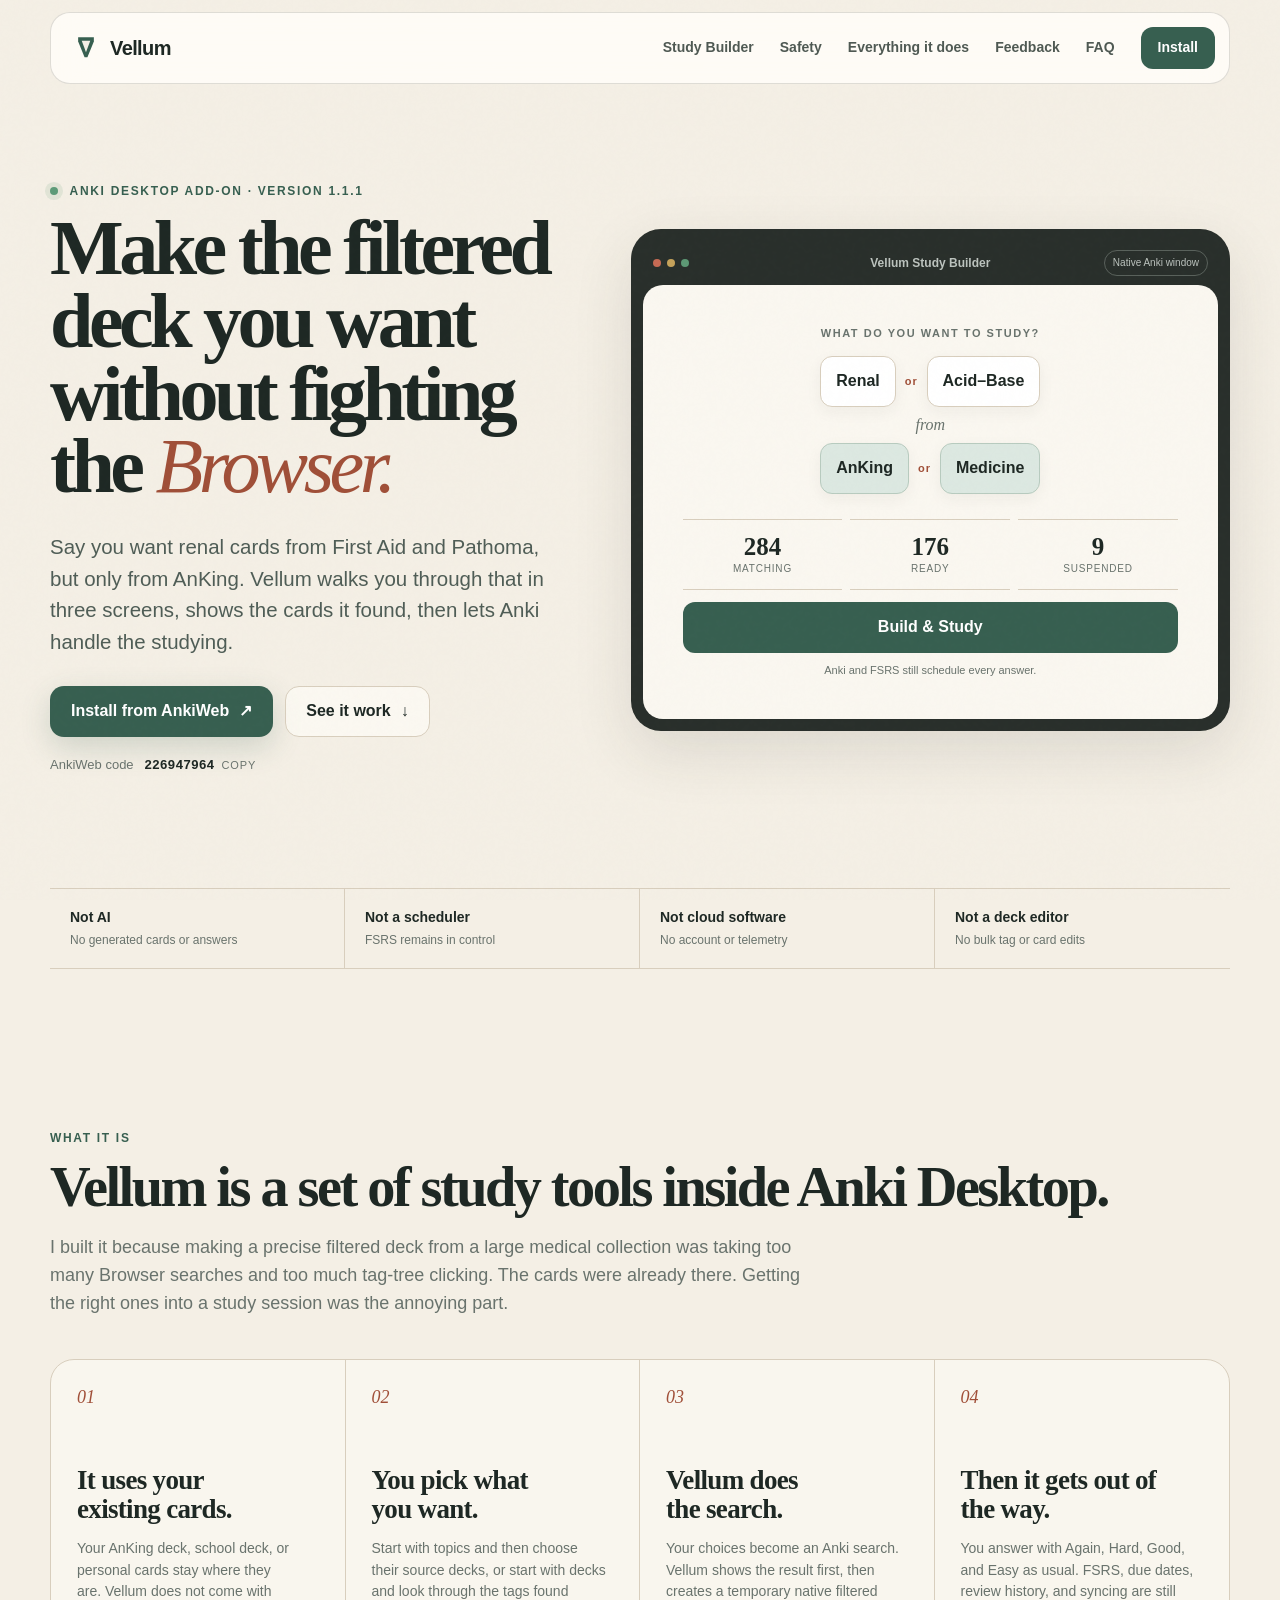
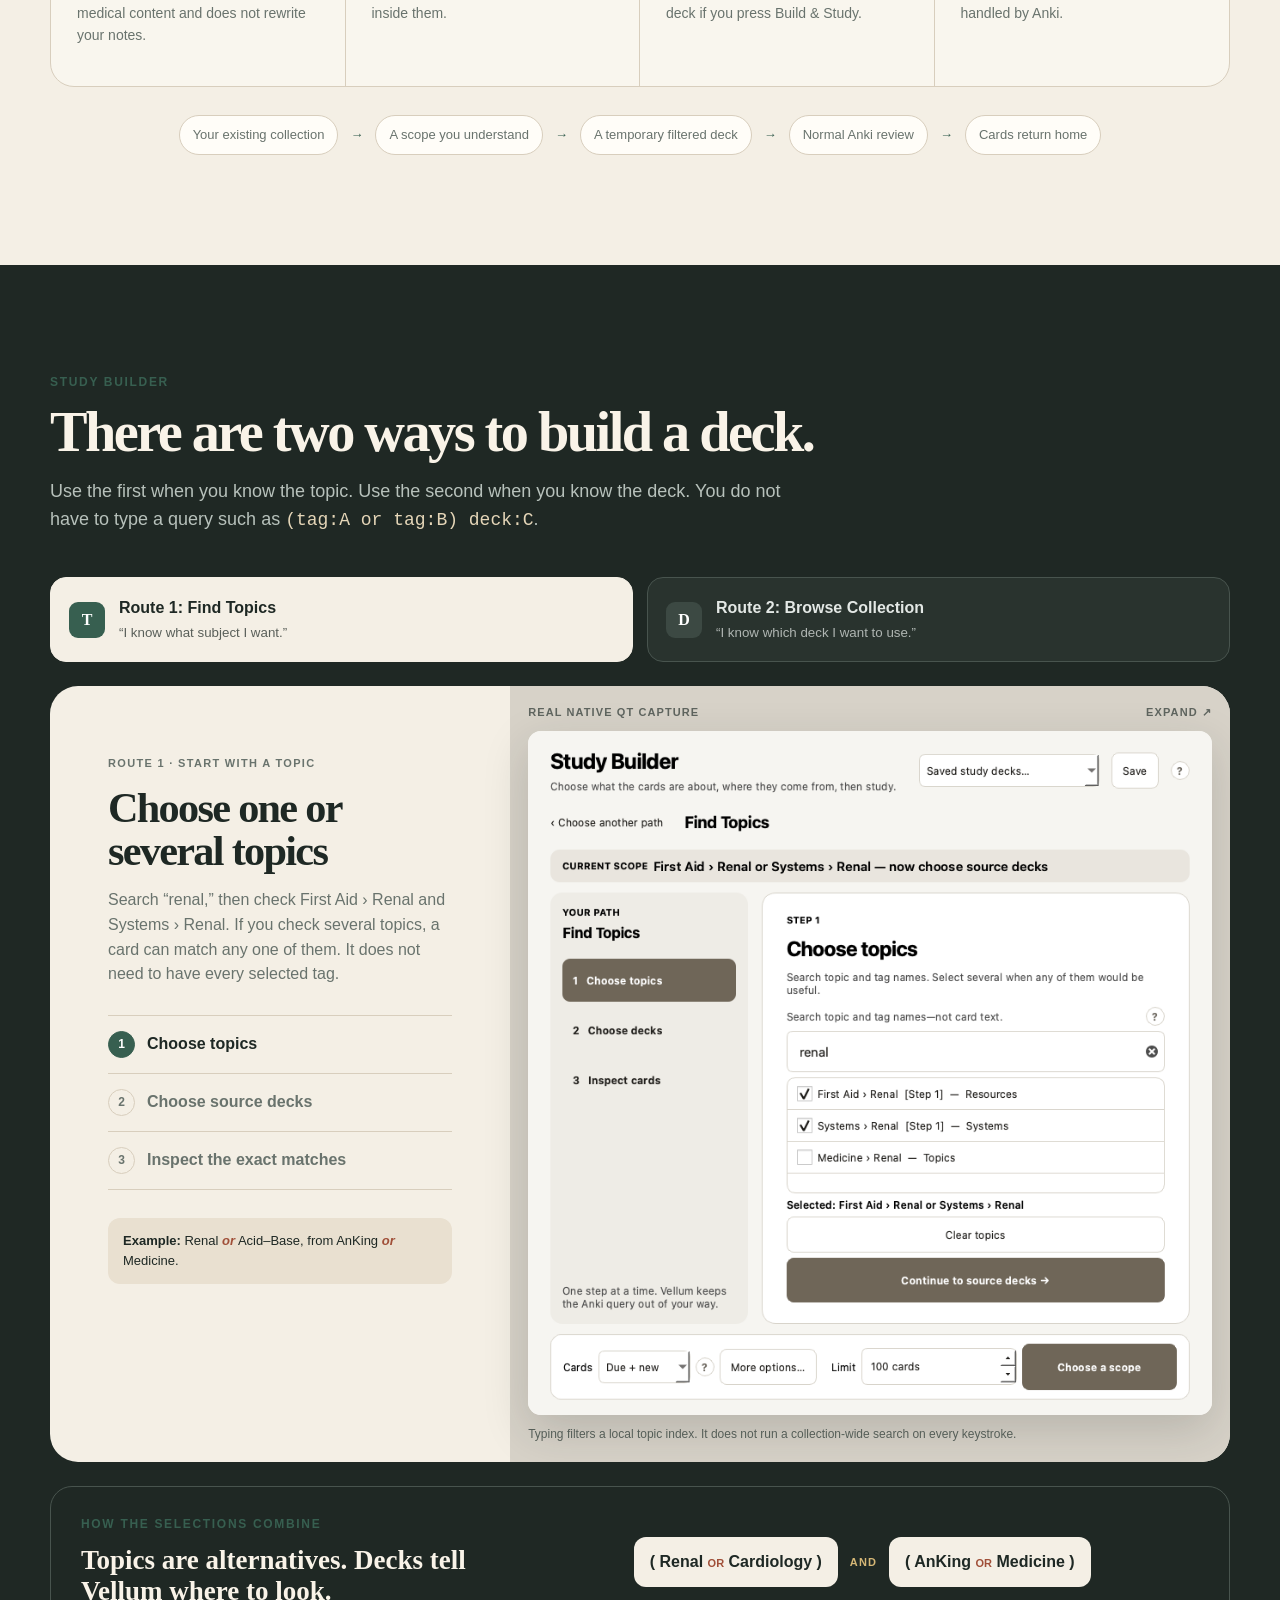
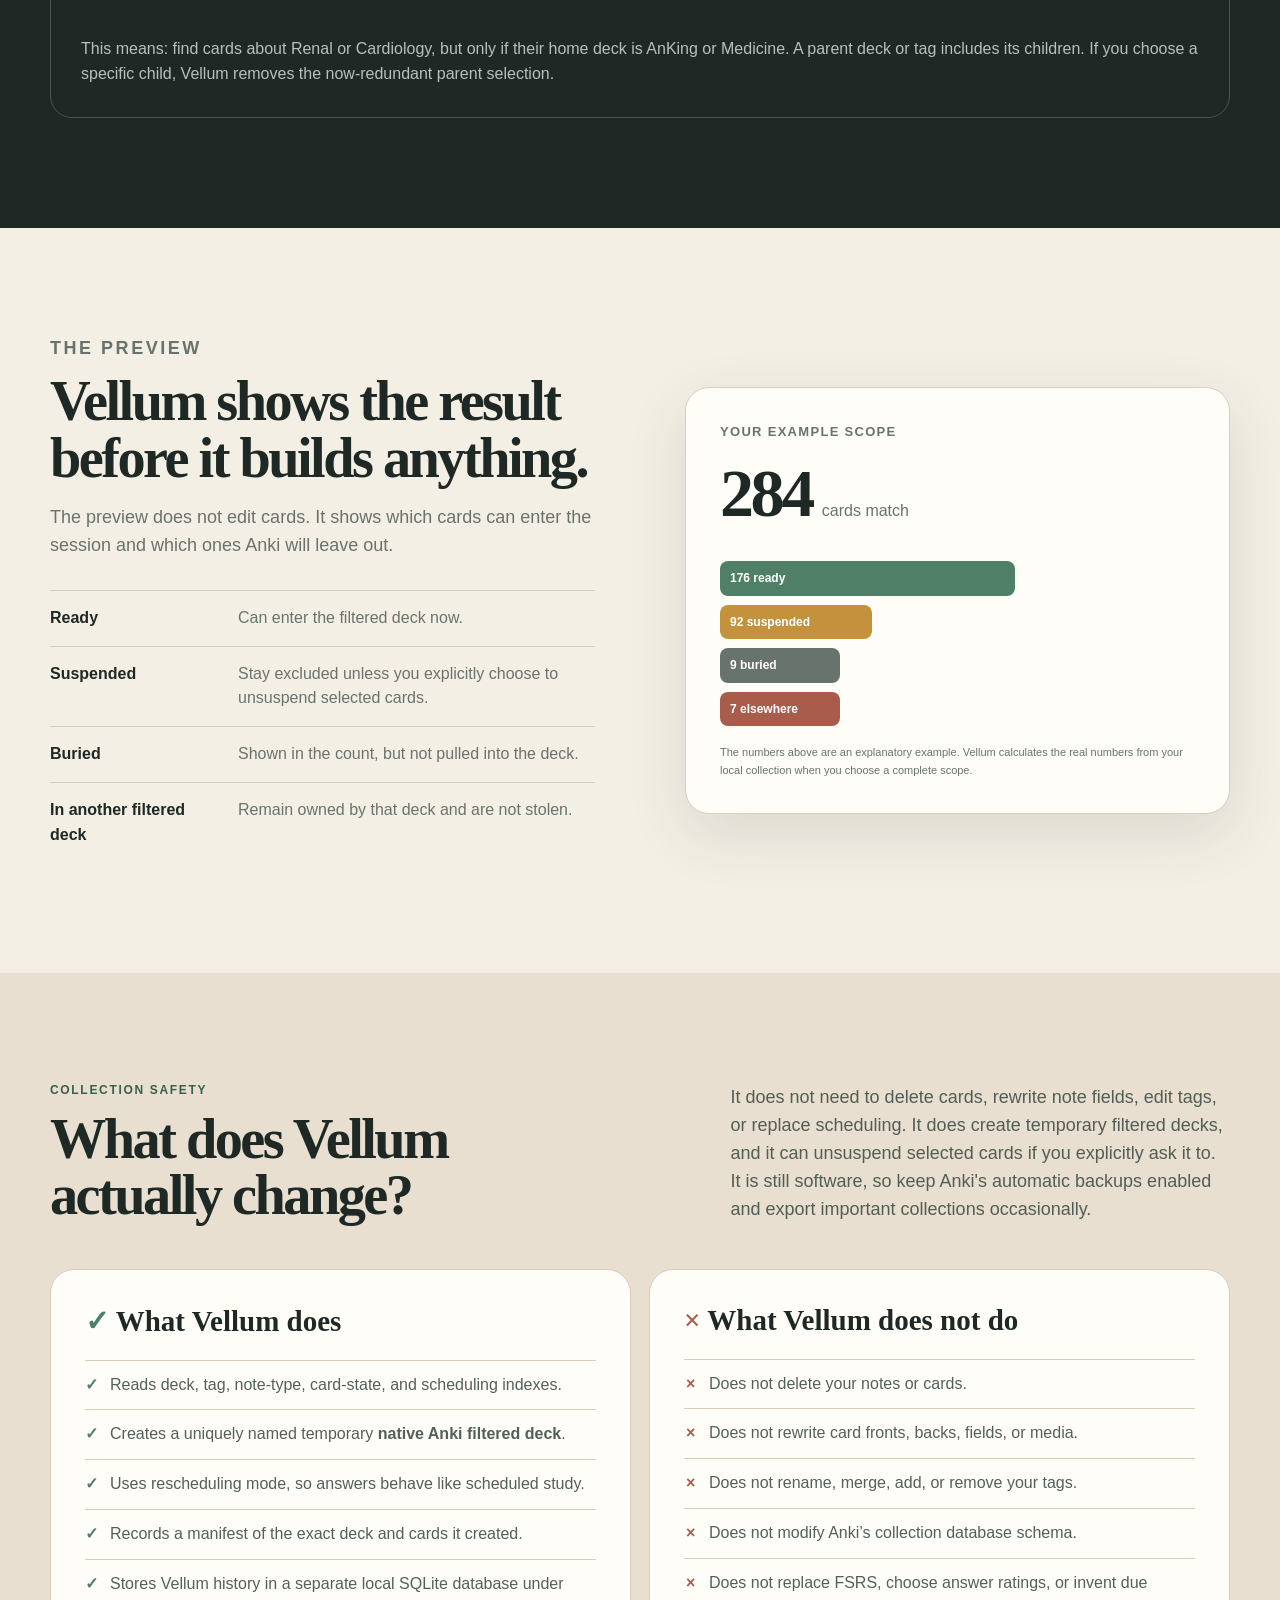
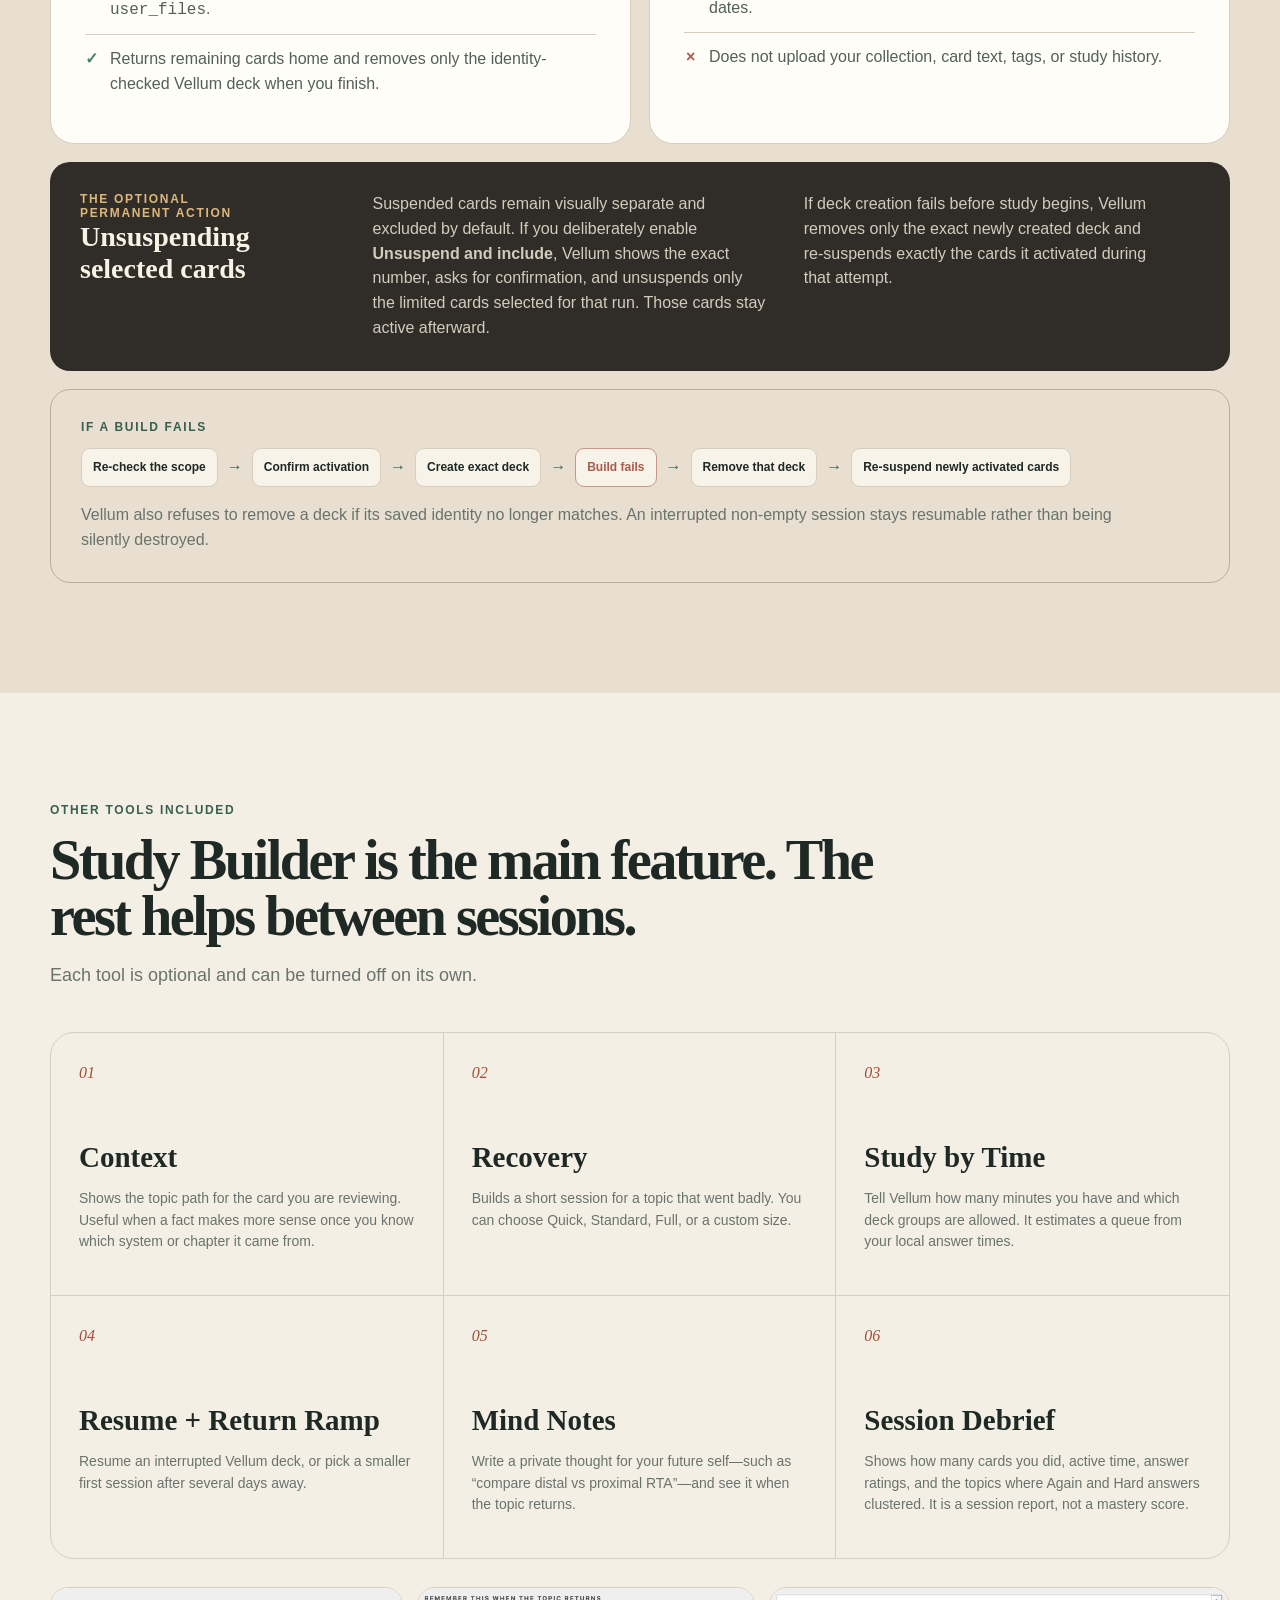
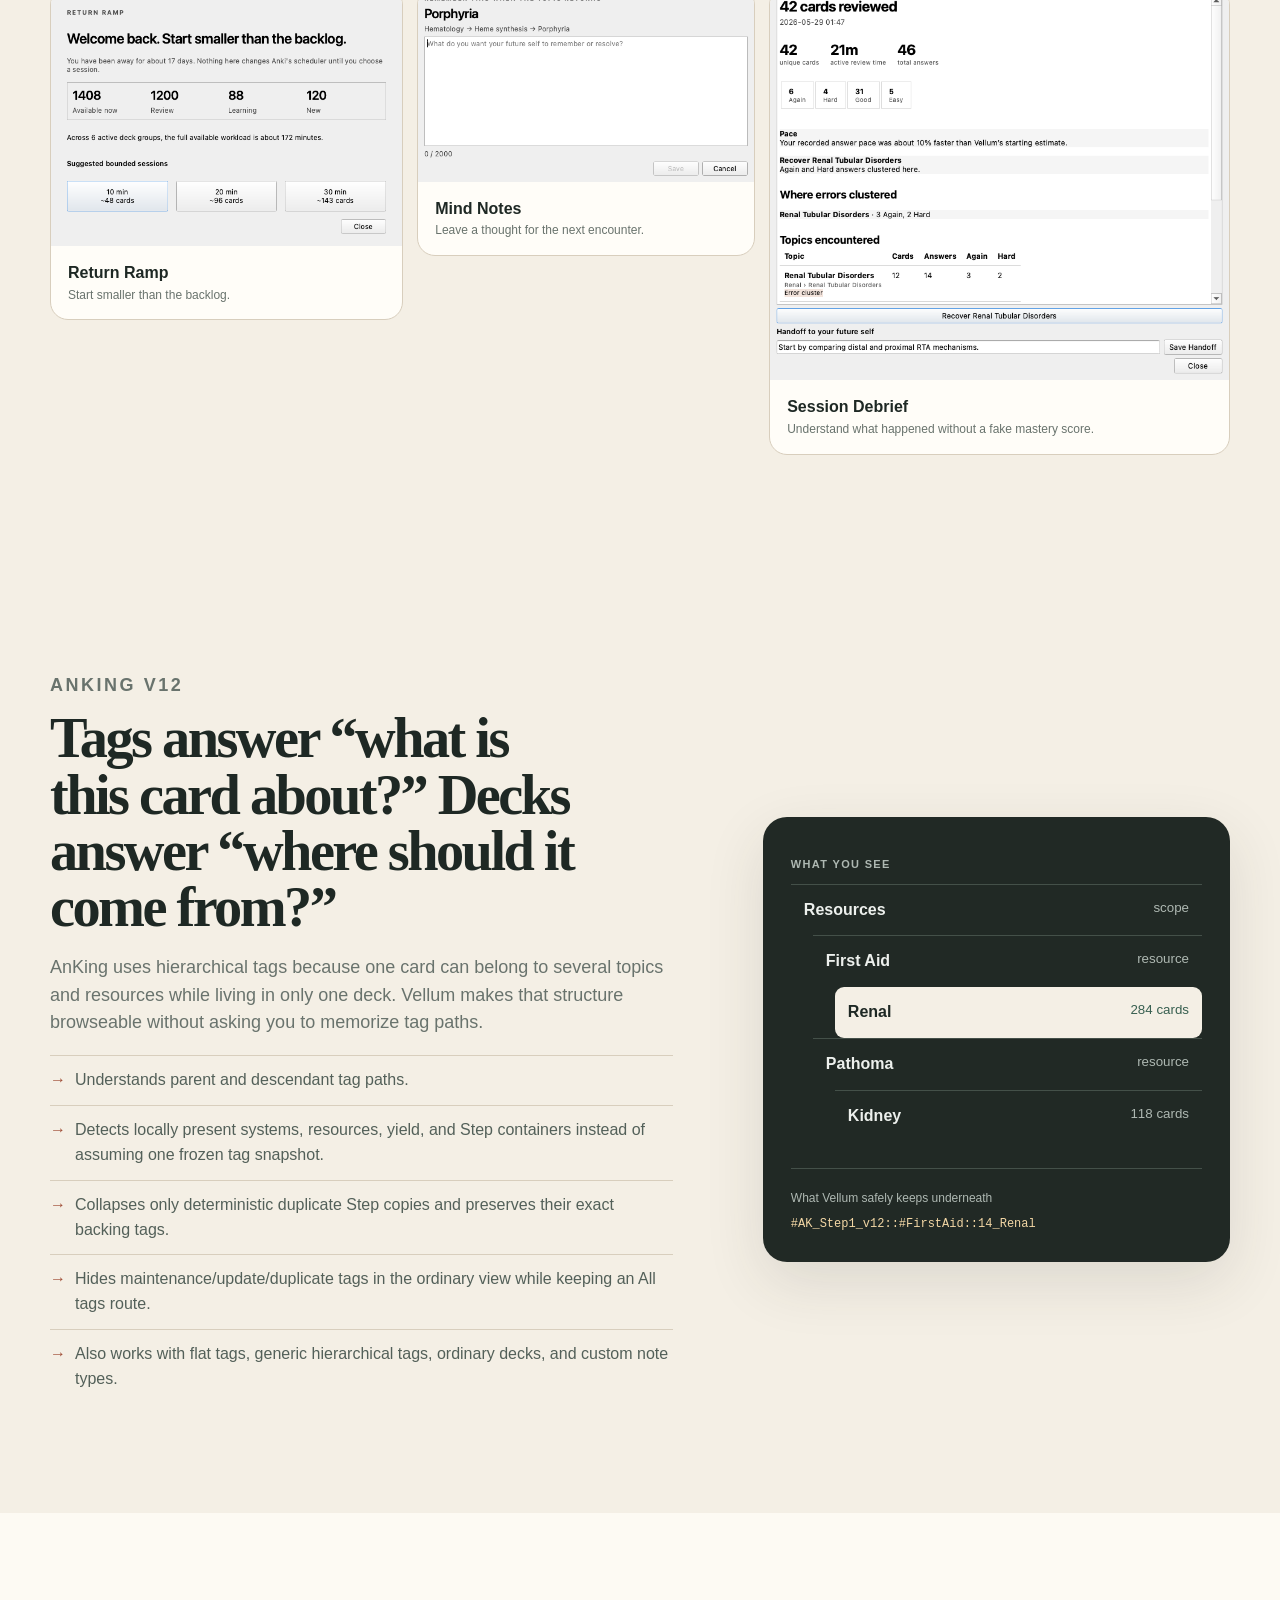
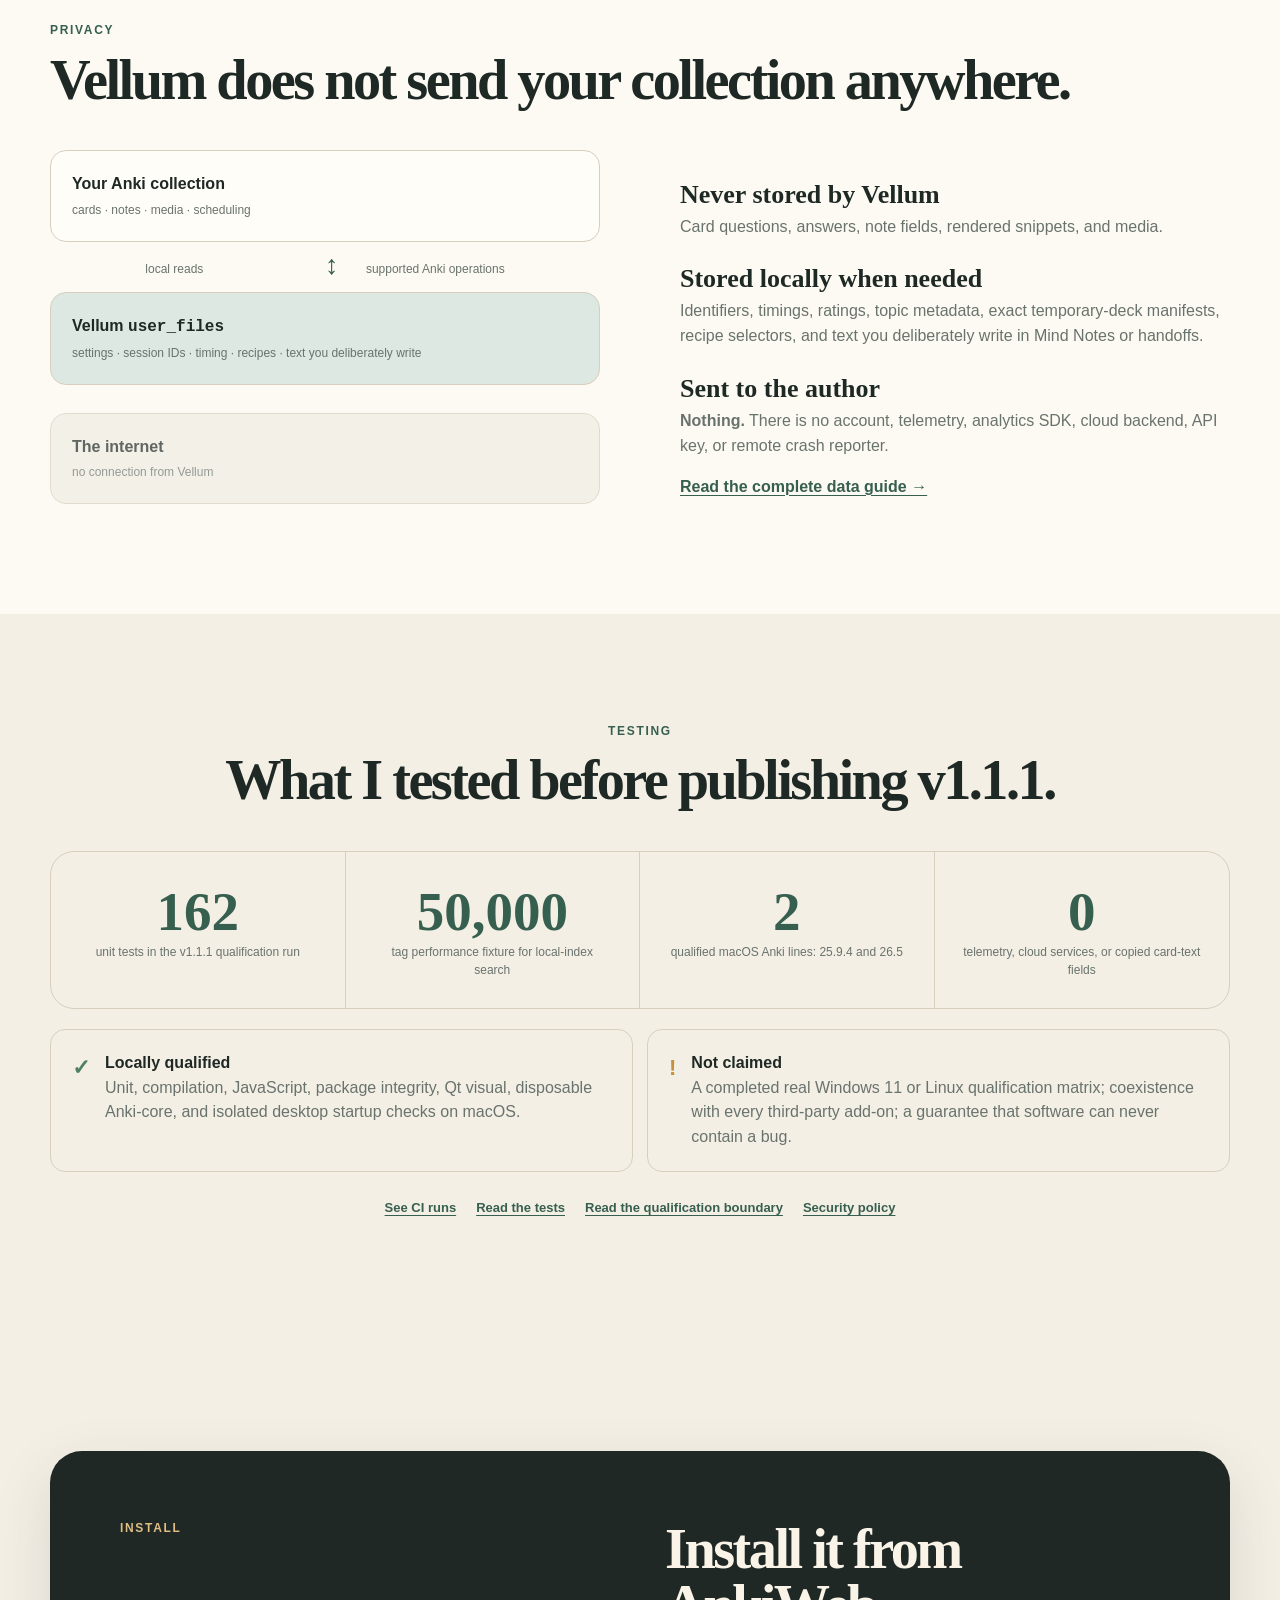
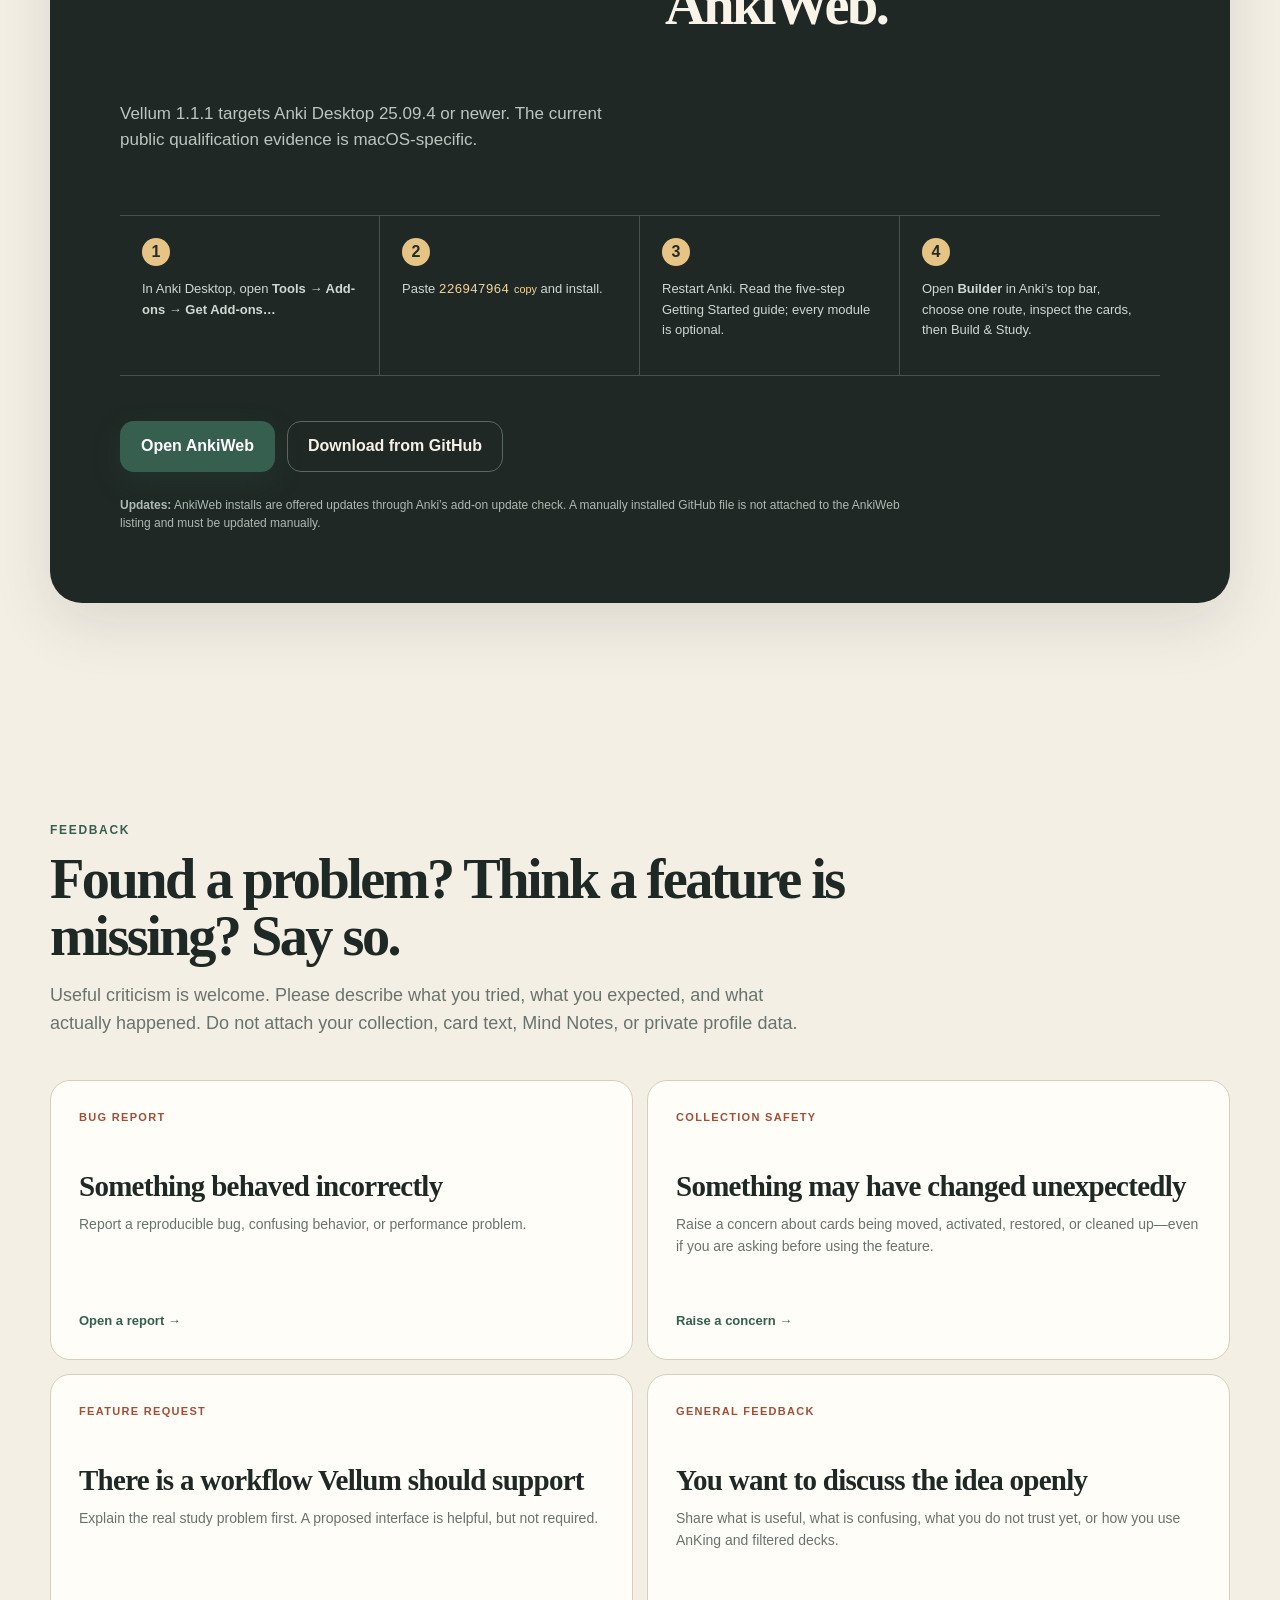
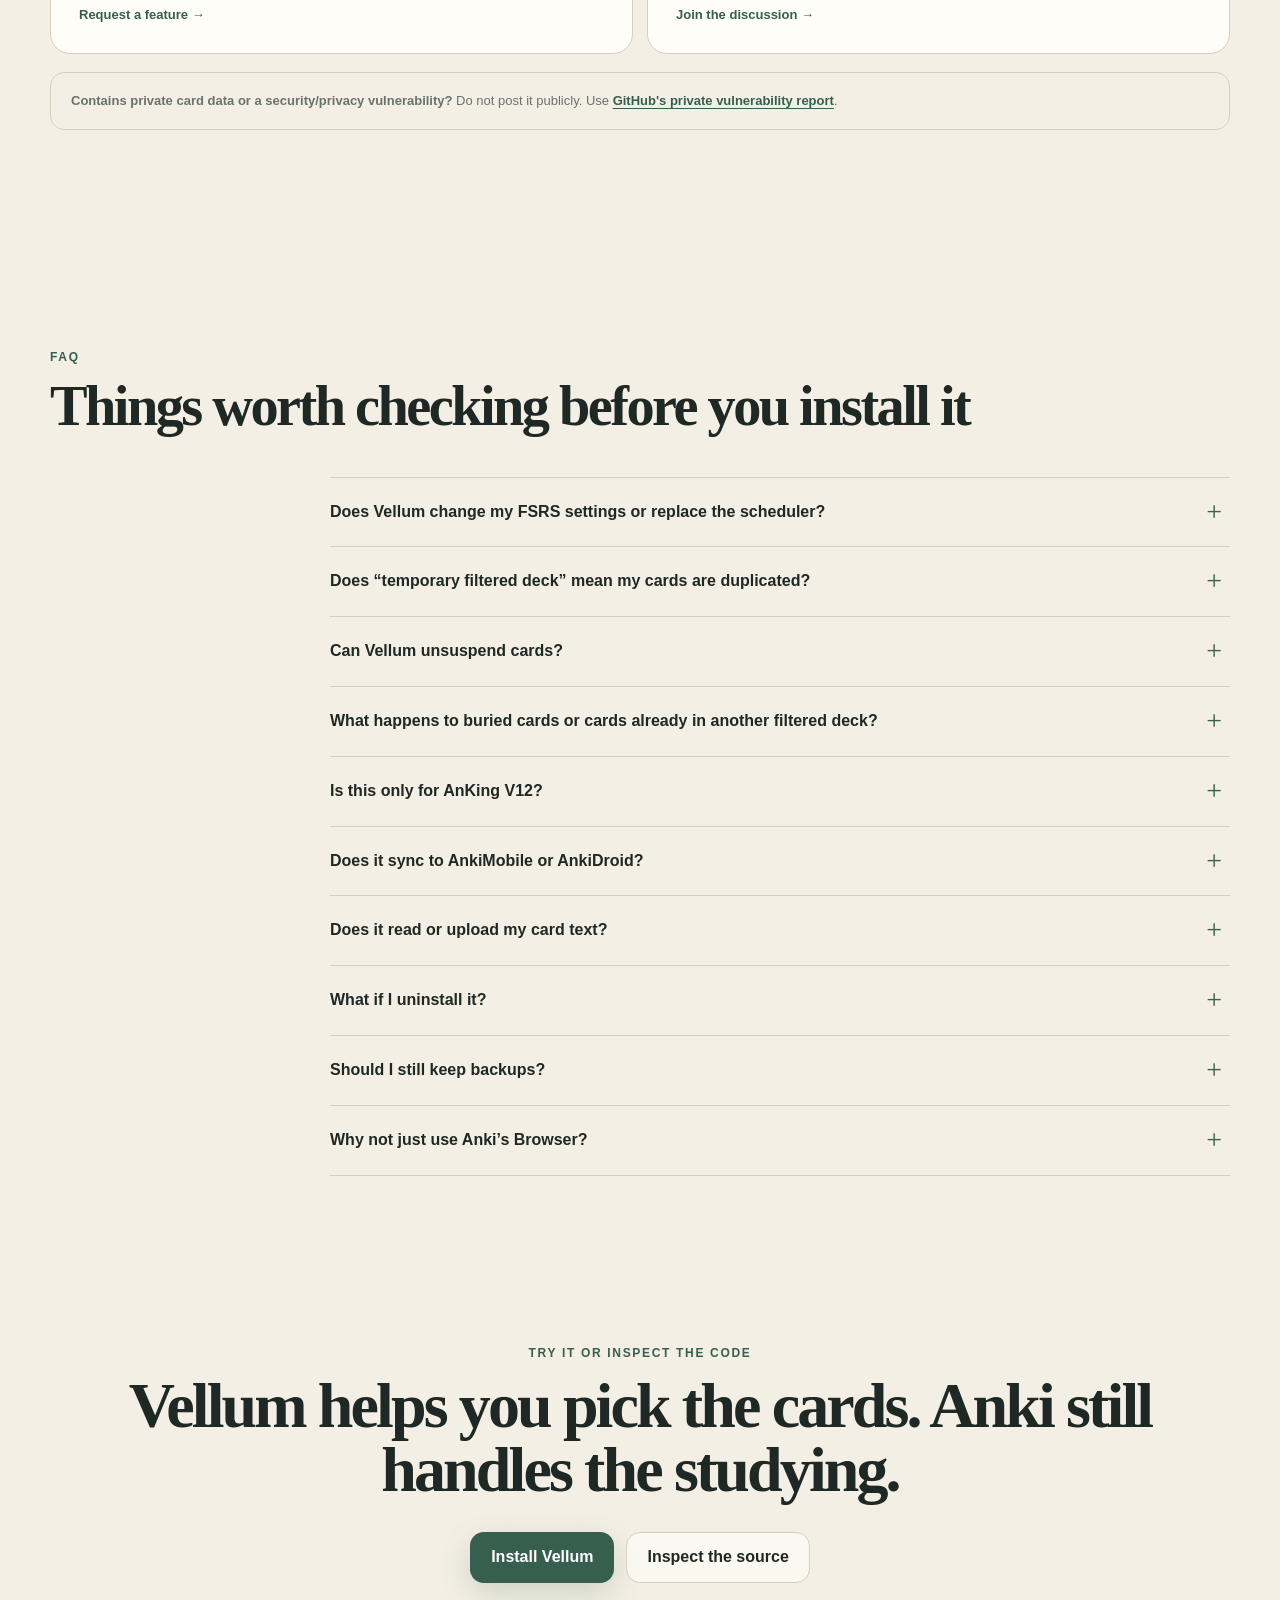
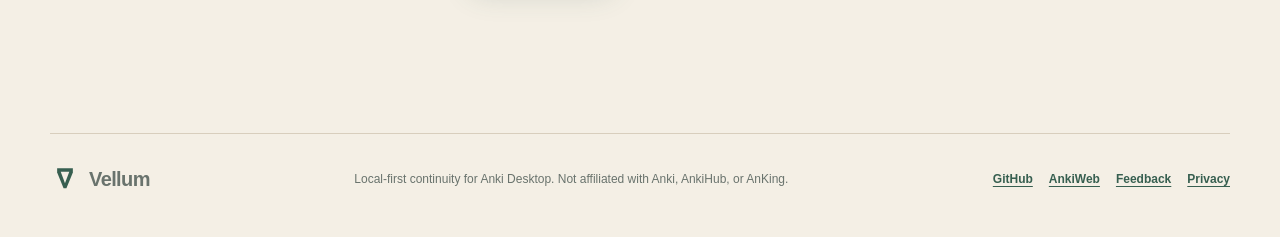
<file: website/index.html>
<!doctype html>
<html lang="en">
<head>
  <meta charset="utf-8">
  <meta name="viewport" content="width=device-width, initial-scale=1">
  <meta name="color-scheme" content="light dark">
  <meta name="theme-color" content="#f4efe5">
  <meta name="description" content="Vellum is a local-first Anki Desktop add-on that helps medical students build focused study sessions from topics, tags, decks, and available time without replacing Anki or FSRS.">
  <meta property="og:title" content="Vellum for Anki — Build a filtered deck without fighting the Browser">
  <meta property="og:description" content="A visual, plain-language tour of Study Builder, Recovery, Study by Time, Resume, and Vellum's collection-safety model.">
  <meta property="og:type" content="website">
  <meta property="og:url" content="https://fateh-alam.github.io/vellum/">
  <meta property="og:image" content="https://fateh-alam.github.io/vellum/assets/og-card.png">
  <meta name="twitter:card" content="summary_large_image">
  <title>Vellum for Anki — A focused study workflow for medical students</title>
  <link rel="icon" href="assets/favicon.svg" type="image/svg+xml">
  <link rel="stylesheet" href="styles.css">
  <script type="application/ld+json">
  {
    "@context": "https://schema.org",
    "@type": "SoftwareApplication",
    "name": "Vellum for Anki",
    "applicationCategory": "EducationalApplication",
    "operatingSystem": "Anki Desktop on macOS",
    "softwareVersion": "1.1.1",
    "description": "An Anki Desktop add-on with a guided Study Builder, Recovery, Study by Time, Resume, Mind Notes, and Session Debrief.",
    "downloadUrl": "https://ankiweb.net/shared/info/226947964",
    "codeRepository": "https://github.com/Fateh-Alam/vellum"
  }
  </script>
</head>
<body>
  <a class="skip-link" href="#main">Skip to the explanation</a>

  <header class="site-header" data-header>
    <a class="brand" href="#top" aria-label="Vellum home">
      <svg aria-hidden="true" viewBox="0 0 42 42"><path d="M10 6h22v6L23 34h-4L10 12V6Z"/><path d="M15 11h12L21 27 15 11Z" class="brand-cut"/></svg>
      <span>Vellum</span>
    </a>
    <nav aria-label="Main navigation" data-nav>
      <a href="#study-builder">Study Builder</a>
      <a href="#safety">Safety</a>
      <a href="#features">Everything it does</a>
      <a href="#feedback">Feedback</a>
      <a href="#faq">FAQ</a>
      <a class="nav-install" href="#install">Install</a>
    </nav>
    <button class="menu-button" type="button" aria-label="Open navigation" aria-expanded="false" data-menu>
      <span></span><span></span><span></span>
    </button>
  </header>

  <main id="main">
    <section class="hero" id="top">
      <div class="hero-copy reveal">
        <p class="eyebrow"><span class="status-dot"></span> Anki Desktop add-on · version 1.1.1</p>
        <h1>Make the filtered deck you want without fighting the <em>Browser.</em></h1>
        <p class="hero-lead">Say you want renal cards from First Aid and Pathoma, but only from AnKing. Vellum walks you through that in three screens, shows the cards it found, then lets Anki handle the studying.</p>
        <div class="hero-actions">
          <a class="button primary" href="https://ankiweb.net/shared/info/226947964">Install from AnkiWeb <span aria-hidden="true">↗</span></a>
          <a class="button secondary" href="#study-builder">See it work <span aria-hidden="true">↓</span></a>
        </div>
        <p class="install-code">AnkiWeb code <button type="button" data-copy="226947964" aria-label="Copy AnkiWeb code 226947964"><code>226947964</code><span>Copy</span></button></p>
      </div>

      <div class="hero-visual reveal" aria-label="A simplified Vellum Study Builder example">
        <div class="window-chrome">
          <div class="traffic" aria-hidden="true"><i></i><i></i><i></i></div>
          <span>Vellum Study Builder</span>
          <span class="native-badge">Native Anki window</span>
        </div>
        <div class="mini-builder">
          <p class="mini-label">WHAT DO YOU WANT TO STUDY?</p>
          <div class="mini-scope">
            <span>Renal</span><b>or</b><span>Acid–Base</span>
          </div>
          <div class="mini-arrow">from</div>
          <div class="mini-scope decks">
            <span>AnKing</span><b>or</b><span>Medicine</span>
          </div>
          <div class="mini-result">
            <div><strong>284</strong><small>matching</small></div>
            <div><strong>176</strong><small>ready</small></div>
            <div><strong>9</strong><small>suspended</small></div>
          </div>
          <button type="button" tabindex="-1">Build &amp; Study</button>
          <p>Anki and FSRS still schedule every answer.</p>
        </div>
      </div>

      <div class="trust-strip reveal" aria-label="Vellum's key boundaries">
        <div><strong>Not AI</strong><span>No generated cards or answers</span></div>
        <div><strong>Not a scheduler</strong><span>FSRS remains in control</span></div>
        <div><strong>Not cloud software</strong><span>No account or telemetry</span></div>
        <div><strong>Not a deck editor</strong><span>No bulk tag or card edits</span></div>
      </div>
    </section>

    <section class="plain-language section" id="what-is-vellum">
      <div class="section-heading reveal">
        <p class="eyebrow">What it is</p>
        <h2>Vellum is a set of study tools inside Anki Desktop.</h2>
        <p>I built it because making a precise filtered deck from a large medical collection was taking too many Browser searches and too much tag-tree clicking. The cards were already there. Getting the right ones into a study session was the annoying part.</p>
      </div>
      <div class="explain-grid">
        <article class="explain-card reveal">
          <span class="number">01</span>
          <h3>It uses your existing cards.</h3>
          <p>Your AnKing deck, school deck, or personal cards stay where they are. Vellum does not come with medical content and does not rewrite your notes.</p>
        </article>
        <article class="explain-card reveal">
          <span class="number">02</span>
          <h3>You pick what you want.</h3>
          <p>Start with topics and then choose their source decks, or start with decks and look through the tags found inside them.</p>
        </article>
        <article class="explain-card reveal">
          <span class="number">03</span>
          <h3>Vellum does the search.</h3>
          <p>Your choices become an Anki search. Vellum shows the result first, then creates a temporary native filtered deck if you press Build &amp; Study.</p>
        </article>
        <article class="explain-card reveal">
          <span class="number">04</span>
          <h3>Then it gets out of the way.</h3>
          <p>You answer with Again, Hard, Good, and Easy as usual. FSRS, due dates, review history, and syncing are still handled by Anki.</p>
        </article>
      </div>
      <div class="one-line-model reveal">
        <span>Your existing collection</span><i>→</i><span>A scope you understand</span><i>→</i><span>A temporary filtered deck</span><i>→</i><span>Normal Anki review</span><i>→</i><span>Cards return home</span>
      </div>
    </section>

    <section class="builder-section section" id="study-builder">
      <div class="section-heading narrow reveal">
        <p class="eyebrow">Study Builder</p>
        <h2>There are two ways to build a deck.</h2>
        <p>Use the first when you know the topic. Use the second when you know the deck. You do not have to type a query such as <code>(tag:A or tag:B) deck:C</code>.</p>
      </div>

      <div class="route-cards reveal">
        <button class="route-card active" type="button" data-route="find" aria-pressed="true">
          <span class="route-icon">T</span>
          <span><strong>Route 1: Find Topics</strong><small>“I know what subject I want.”</small></span>
        </button>
        <button class="route-card" type="button" data-route="browse" aria-pressed="false">
          <span class="route-icon">D</span>
          <span><strong>Route 2: Browse Collection</strong><small>“I know which deck I want to use.”</small></span>
        </button>
      </div>

      <div class="demo-shell reveal">
        <div class="demo-copy">
          <p class="demo-kicker" data-demo-kicker>ROUTE 1 · START WITH THE MEDICAL TOPIC</p>
          <h3 data-demo-title>Choose one or several topics</h3>
          <p data-demo-description>Search “renal,” then check First Aid › Renal and Systems › Renal. Several topics here mean “any of these topics,” not the impossible requirement that every card has every selected tag.</p>
          <ol class="demo-steps" data-demo-steps aria-label="Find Topics walkthrough">
            <li><button type="button" data-step="0" class="active"><span>1</span>Choose topics</button></li>
            <li><button type="button" data-step="1"><span>2</span>Choose source decks</button></li>
            <li><button type="button" data-step="2"><span>3</span>Inspect the exact matches</button></li>
          </ol>
          <div class="demo-example" data-demo-example><strong>Example:</strong> Renal <em>or</em> Acid–Base, from AnKing <em>or</em> Medicine.</div>
        </div>
        <figure class="demo-screen">
          <div class="screen-label"><span>Real native Qt capture</span><a href="assets/screenshots/study-builder-find-topics.png" target="_blank" rel="noopener" data-fullscreen aria-label="Open this screenshot larger">Expand ↗</a></div>
          <img src="assets/screenshots/study-builder-find-topics.png" alt="Vellum Find Topics screen showing Renal topic results" width="796" height="796" data-demo-image>
          <figcaption data-demo-caption>Typing filters a local topic index. It does not run a collection-wide search on every keystroke.</figcaption>
        </figure>
      </div>

      <div class="logic-card reveal">
        <div>
          <p class="eyebrow">How the selections combine</p>
          <h3>Topics are alternatives. Decks tell Vellum where to look.</h3>
        </div>
        <div class="logic-equation" aria-label="Renal or Cardiology, and AnKing or Medicine">
          <span>( Renal <b>OR</b> Cardiology )</span>
          <strong>AND</strong>
          <span>( AnKing <b>OR</b> Medicine )</span>
        </div>
        <p>This means: find cards about Renal or Cardiology, but only if their home deck is AnKing or Medicine. A parent deck or tag includes its children. If you choose a specific child, Vellum removes the now-redundant parent selection.</p>
      </div>
    </section>

    <section class="inspection section" id="inspection">
      <div class="inspection-copy reveal">
        <p class="eyebrow">The preview</p>
        <h2>Vellum shows the result before it builds anything.</h2>
        <p>The preview does not edit cards. It shows which cards can enter the session and which ones Anki will leave out.</p>
        <dl class="count-definitions">
          <div><dt>Ready</dt><dd>Can enter the filtered deck now.</dd></div>
          <div><dt>Suspended</dt><dd>Stay excluded unless you explicitly choose to unsuspend selected cards.</dd></div>
          <div><dt>Buried</dt><dd>Shown in the count, but not pulled into the deck.</dd></div>
          <div><dt>In another filtered deck</dt><dd>Remain owned by that deck and are not stolen.</dd></div>
        </dl>
      </div>
      <div class="availability-card reveal">
        <p>Your example scope</p>
        <div class="availability-total"><strong>284</strong><span>cards match</span></div>
        <div class="availability-bars" aria-label="176 ready, 92 suspended, 9 buried, 7 elsewhere">
          <i style="--size: 62%; --tone: var(--safe)"><span>176 ready</span></i>
          <i style="--size: 32%; --tone: var(--warning)"><span>92 suspended</span></i>
          <i style="--size: 3%; --tone: var(--muted)"><span>9 buried</span></i>
          <i style="--size: 3%; --tone: var(--danger)"><span>7 elsewhere</span></i>
        </div>
        <p class="availability-note">The numbers above are an explanatory example. Vellum calculates the real numbers from your local collection when you choose a complete scope.</p>
      </div>
    </section>

    <section class="safety-section section" id="safety">
      <div class="safety-hero reveal">
        <div>
          <p class="eyebrow">Collection safety</p>
          <h2>What does Vellum actually change?</h2>
        </div>
        <p class="answer">It does not need to delete cards, rewrite note fields, edit tags, or replace scheduling. It does create temporary filtered decks, and it can unsuspend selected cards if you explicitly ask it to. It is still software, so keep Anki's automatic backups enabled and export important collections occasionally.</p>
      </div>

      <div class="safety-columns">
        <article class="safe-card reveal">
          <h3><span aria-hidden="true">✓</span> What Vellum does</h3>
          <ul>
            <li>Reads deck, tag, note-type, card-state, and scheduling indexes.</li>
            <li>Creates a uniquely named temporary <strong>native Anki filtered deck</strong>.</li>
            <li>Uses rescheduling mode, so answers behave like scheduled study.</li>
            <li>Records a manifest of the exact deck and cards it created.</li>
            <li>Stores Vellum history in a separate local SQLite database under <code>user_files</code>.</li>
            <li>Returns remaining cards home and removes only the identity-checked Vellum deck when you finish.</li>
          </ul>
        </article>
        <article class="never-card reveal">
          <h3><span aria-hidden="true">×</span> What Vellum does not do</h3>
          <ul>
            <li>Does not delete your notes or cards.</li>
            <li>Does not rewrite card fronts, backs, fields, or media.</li>
            <li>Does not rename, merge, add, or remove your tags.</li>
            <li>Does not modify Anki’s collection database schema.</li>
            <li>Does not replace FSRS, choose answer ratings, or invent due dates.</li>
            <li>Does not upload your collection, card text, tags, or study history.</li>
          </ul>
        </article>
      </div>

      <div class="mutation-boundary reveal">
        <div class="mutation-heading">
          <p class="eyebrow">The optional permanent action</p>
          <h3>Unsuspending selected cards</h3>
        </div>
        <p>Suspended cards remain visually separate and excluded by default. If you deliberately enable <strong>Unsuspend and include</strong>, Vellum shows the exact number, asks for confirmation, and unsuspends only the limited cards selected for that run. Those cards stay active afterward.</p>
        <p>If deck creation fails before study begins, Vellum removes only the exact newly created deck and re-suspends exactly the cards it activated during that attempt.</p>
      </div>

      <div class="failure-path reveal">
        <p class="eyebrow">If a build fails</p>
        <div class="failure-flow">
          <span>Re-check the scope</span><i>→</i><span>Confirm activation</span><i>→</i><span>Create exact deck</span><i>→</i><span class="failure">Build fails</span><i>→</i><span>Remove that deck</span><i>→</i><span>Re-suspend newly activated cards</span>
        </div>
        <p>Vellum also refuses to remove a deck if its saved identity no longer matches. An interrupted non-empty session stays resumable rather than being silently destroyed.</p>
      </div>
    </section>

    <section class="features-section section" id="features">
      <div class="section-heading narrow reveal">
        <p class="eyebrow">Other tools included</p>
        <h2>Study Builder is the main feature. The rest helps between sessions.</h2>
        <p>Each tool is optional and can be turned off on its own.</p>
      </div>
      <div class="feature-grid">
        <article class="feature reveal" data-feature="context"><span>01</span><h3>Context</h3><p>Shows the topic path for the card you are reviewing. Useful when a fact makes more sense once you know which system or chapter it came from.</p></article>
        <article class="feature reveal" data-feature="recovery"><span>02</span><h3>Recovery</h3><p>Builds a short session for a topic that went badly. You can choose Quick, Standard, Full, or a custom size.</p></article>
        <article class="feature reveal" data-feature="time"><span>03</span><h3>Study by Time</h3><p>Tell Vellum how many minutes you have and which deck groups are allowed. It estimates a queue from your local answer times.</p></article>
        <article class="feature reveal" data-feature="resume"><span>04</span><h3>Resume + Return Ramp</h3><p>Resume an interrupted Vellum deck, or pick a smaller first session after several days away.</p></article>
        <article class="feature reveal" data-feature="notes"><span>05</span><h3>Mind Notes</h3><p>Write a private thought for your future self—such as “compare distal vs proximal RTA”—and see it when the topic returns.</p></article>
        <article class="feature reveal" data-feature="debrief"><span>06</span><h3>Session Debrief</h3><p>Shows how many cards you did, active time, answer ratings, and the topics where Again and Hard answers clustered. It is a session report, not a mastery score.</p></article>
      </div>

      <div class="gallery reveal" aria-label="Other Vellum features">
        <figure><img src="assets/screenshots/return-ramp.png" alt="Vellum Return Ramp showing bounded sessions after 17 days away" width="620" height="487" loading="lazy"><figcaption><strong>Return Ramp</strong><span>Start smaller than the backlog.</span></figcaption></figure>
        <figure><img src="assets/screenshots/mind-note.png" alt="Vellum Mind Note editor for Porphyria" width="590" height="340" loading="lazy"><figcaption><strong>Mind Notes</strong><span>Leave a thought for the next encounter.</span></figcaption></figure>
        <figure><img src="assets/screenshots/debrief.png" alt="Vellum Session Debrief showing review counts and renal topic errors" width="760" height="650" loading="lazy"><figcaption><strong>Session Debrief</strong><span>Understand what happened without a fake mastery score.</span></figcaption></figure>
      </div>
    </section>

    <section class="anking-section section" id="anking">
      <div class="anking-copy reveal">
        <p class="eyebrow">AnKing V12</p>
        <h2>Tags answer “what is this card about?” Decks answer “where should it come from?”</h2>
        <p>AnKing uses hierarchical tags because one card can belong to several topics and resources while living in only one deck. Vellum makes that structure browseable without asking you to memorize tag paths.</p>
        <ul>
          <li>Understands parent and descendant tag paths.</li>
          <li>Detects locally present systems, resources, yield, and Step containers instead of assuming one frozen tag snapshot.</li>
          <li>Collapses only deterministic duplicate Step copies and preserves their exact backing tags.</li>
          <li>Hides maintenance/update/duplicate tags in the ordinary view while keeping an All tags route.</li>
          <li>Also works with flat tags, generic hierarchical tags, ordinary decks, and custom note types.</li>
        </ul>
      </div>
      <div class="tag-tree reveal" aria-label="Example AnKing tag hierarchy">
        <p>What you see</p>
        <div><span>Resources</span><small>scope</small></div>
        <div class="depth-1"><span>First Aid</span><small>resource</small></div>
        <div class="depth-2 selected"><span>Renal</span><small>284 cards</small></div>
        <div class="depth-1"><span>Pathoma</span><small>resource</small></div>
        <div class="depth-2"><span>Kidney</span><small>118 cards</small></div>
        <p class="raw-path">What Vellum safely keeps underneath<br><code>#AK_Step1_v12::#FirstAid::14_Renal</code></p>
      </div>
    </section>

    <section class="privacy-section section" id="privacy">
      <div class="section-heading reveal">
        <p class="eyebrow">Privacy</p>
        <h2>Vellum does not send your collection anywhere.</h2>
      </div>
      <div class="privacy-grid">
        <div class="privacy-diagram reveal">
          <div class="anki-box"><strong>Your Anki collection</strong><span>cards · notes · media · scheduling</span></div>
          <div class="local-line"><span>local reads</span><span>supported Anki operations</span></div>
          <div class="vellum-box"><strong>Vellum <code>user_files</code></strong><span>settings · session IDs · timing · recipes · text you deliberately write</span></div>
          <div class="cloud-box"><strong>The internet</strong><span>no connection from Vellum</span></div>
        </div>
        <div class="privacy-copy reveal">
          <h3>Never stored by Vellum</h3>
          <p>Card questions, answers, note fields, rendered snippets, and media.</p>
          <h3>Stored locally when needed</h3>
          <p>Identifiers, timings, ratings, topic metadata, exact temporary-deck manifests, recipe selectors, and text you deliberately write in Mind Notes or handoffs.</p>
          <h3>Sent to the author</h3>
          <p><strong>Nothing.</strong> There is no account, telemetry, analytics SDK, cloud backend, API key, or remote crash reporter.</p>
          <a class="text-link" href="https://github.com/Fateh-Alam/vellum/blob/main/docs/PRIVACY.md">Read the complete data guide →</a>
        </div>
      </div>
    </section>

    <section class="evidence-section section" id="evidence">
      <div class="section-heading narrow reveal">
        <p class="eyebrow">Testing</p>
        <h2>What I tested before publishing v1.1.1.</h2>
      </div>
      <div class="evidence-grid">
        <article class="reveal"><strong>162</strong><span>unit tests in the v1.1.1 qualification run</span></article>
        <article class="reveal"><strong>50,000</strong><span>tag performance fixture for local-index search</span></article>
        <article class="reveal"><strong>2</strong><span>qualified macOS Anki lines: 25.9.4 and 26.5</span></article>
        <article class="reveal"><strong>0</strong><span>telemetry, cloud services, or copied card-text fields</span></article>
      </div>
      <div class="qualification reveal">
        <div class="qualified"><span>✓</span><p><strong>Locally qualified</strong>Unit, compilation, JavaScript, package integrity, Qt visual, disposable Anki-core, and isolated desktop startup checks on macOS.</p></div>
        <div class="pending"><span>!</span><p><strong>Not claimed</strong>A completed real Windows 11 or Linux qualification matrix; coexistence with every third-party add-on; a guarantee that software can never contain a bug.</p></div>
      </div>
      <p class="evidence-links reveal"><a href="https://github.com/Fateh-Alam/vellum/actions">See CI runs</a><a href="https://github.com/Fateh-Alam/vellum/tree/main/tests">Read the tests</a><a href="https://github.com/Fateh-Alam/vellum/blob/main/docs/DEVELOPMENT.md">Read the qualification boundary</a><a href="https://github.com/Fateh-Alam/vellum/security">Security policy</a></p>
    </section>

    <section class="install-section section" id="install">
      <div class="install-panel reveal">
        <div>
          <p class="eyebrow">Install</p>
          <h2>Install it from AnkiWeb.</h2>
          <p>Vellum 1.1.1 targets Anki Desktop 25.09.4 or newer. The current public qualification evidence is macOS-specific.</p>
        </div>
        <ol>
          <li><span>1</span><p>In Anki Desktop, open <strong>Tools → Add-ons → Get Add-ons…</strong></p></li>
          <li><span>2</span><p>Paste <button type="button" data-copy="226947964"><code>226947964</code><small>copy</small></button> and install.</p></li>
          <li><span>3</span><p>Restart Anki. Read the five-step Getting Started guide; every module is optional.</p></li>
          <li><span>4</span><p>Open <strong>Builder</strong> in Anki’s top bar, choose one route, inspect the cards, then Build &amp; Study.</p></li>
        </ol>
        <div class="install-actions">
          <a class="button primary" href="https://ankiweb.net/shared/info/226947964">Open AnkiWeb</a>
          <a class="button secondary" href="https://github.com/Fateh-Alam/vellum/releases/latest">Download from GitHub</a>
        </div>
        <p class="update-note"><strong>Updates:</strong> AnkiWeb installs are offered updates through Anki’s add-on update check. A manually installed GitHub file is not attached to the AnkiWeb listing and must be updated manually.</p>
      </div>
    </section>

    <section class="feedback-section section" id="feedback">
      <div class="section-heading narrow reveal">
        <p class="eyebrow">Feedback</p>
        <h2>Found a problem? Think a feature is missing? Say so.</h2>
        <p>Useful criticism is welcome. Please describe what you tried, what you expected, and what actually happened. Do not attach your collection, card text, Mind Notes, or private profile data.</p>
      </div>
      <div class="feedback-grid">
        <a class="feedback-card reveal" href="https://github.com/Fateh-Alam/vellum/issues/new?template=bug_report.yml">
          <span>Bug report</span>
          <h3>Something behaved incorrectly</h3>
          <p>Report a reproducible bug, confusing behavior, or performance problem.</p>
          <strong>Open a report →</strong>
        </a>
        <a class="feedback-card reveal" href="https://github.com/Fateh-Alam/vellum/issues/new?template=collection_safety.yml">
          <span>Collection safety</span>
          <h3>Something may have changed unexpectedly</h3>
          <p>Raise a concern about cards being moved, activated, restored, or cleaned up—even if you are asking before using the feature.</p>
          <strong>Raise a concern →</strong>
        </a>
        <a class="feedback-card reveal" href="https://github.com/Fateh-Alam/vellum/issues/new?template=feature_request.yml">
          <span>Feature request</span>
          <h3>There is a workflow Vellum should support</h3>
          <p>Explain the real study problem first. A proposed interface is helpful, but not required.</p>
          <strong>Request a feature →</strong>
        </a>
        <a class="feedback-card reveal" href="https://github.com/Fateh-Alam/vellum/discussions">
          <span>General feedback</span>
          <h3>You want to discuss the idea openly</h3>
          <p>Share what is useful, what is confusing, what you do not trust yet, or how you use AnKing and filtered decks.</p>
          <strong>Join the discussion →</strong>
        </a>
      </div>
      <p class="private-report reveal"><strong>Contains private card data or a security/privacy vulnerability?</strong> Do not post it publicly. Use <a href="https://github.com/Fateh-Alam/vellum/security/advisories/new">GitHub's private vulnerability report</a>.</p>
    </section>

    <section class="faq-section section" id="faq">
      <div class="section-heading reveal"><p class="eyebrow">FAQ</p><h2>Things worth checking before you install it</h2></div>
      <div class="faq-list reveal">
        <details><summary>Does Vellum change my FSRS settings or replace the scheduler?</summary><p>No. Vellum builds scheduled, rescheduling-enabled filtered decks through Anki’s supported flow. Your Again/Hard/Good/Easy answer is still processed by Anki and FSRS. Vellum does not calculate replacement intervals or rewrite your scheduler configuration.</p></details>
        <details><summary>Does “temporary filtered deck” mean my cards are duplicated?</summary><p>No. Anki temporarily assigns eligible cards to the filtered deck and keeps their original deck identity. When the deck is emptied or safely finished, they return home. Vellum records exact ownership so it does not delete a similarly named deck that it does not own.</p></details>
        <details><summary>Can Vellum unsuspend cards?</summary><p>Only when you explicitly enable Unsuspend and include and confirm the exact number. It unsuspends only the limited selected IDs. Those cards stay unsuspended after the session. If the build fails before study starts, Vellum re-suspends exactly the cards activated by that attempt.</p></details>
        <details><summary>What happens to buried cards or cards already in another filtered deck?</summary><p>They appear in separate availability counts and do not enter the new filtered deck. Vellum does not steal cards from another filtered deck or silently unbury them.</p></details>
        <details><summary>Is this only for AnKing V12?</summary><p>No. AnKing is the most tag-heavy use case, so it receives specialized local facet detection. Vellum also supports ordinary decks and subdecks, generic hierarchical tags, flat tags, Basic, Cloze, Image Occlusion, and custom note/card types.</p></details>
        <details><summary>Does it sync to AnkiMobile or AnkiDroid?</summary><p>Vellum’s interface and local continuity database are desktop-only. Card reviews and scheduling changes made through normal Anki study remain part of your Anki collection and follow Anki’s normal sync behavior. Vellum recipes, Mind Notes, and session history do not use a Vellum cloud and are not mobile features.</p></details>
        <details><summary>Does it read or upload my card text?</summary><p>Preview snippets are rendered ephemerally for inspection and are not stored in Vellum’s database, logs, diagnostics, recipes, or debriefs. Vellum makes no external data requests and has nowhere to upload your collection.</p></details>
        <details><summary>What if I uninstall it?</summary><p>Anki’s normal add-on removal removes the add-on code. Vellum-owned local data lives in its add-on area. Before uninstalling, finish or abandon any active Vellum-generated session from inside Vellum so Anki can return remaining cards home using the recorded manifest.</p></details>
        <details><summary>Should I still keep backups?</summary><p>Yes. Always. Anki creates automatic backups, and important collections deserve an occasional manual export too. “Designed with rollback and ownership checks” is a safety architecture, not permission to stop backing up your work.</p></details>
        <details><summary>Why not just use Anki’s Browser?</summary><p>You can—and Vellum includes an Open in Browser handoff. The difference is workflow: the Browser is a powerful card-management tool, while Study Builder guides a narrower task: choose a meaningful scope, inspect availability, and start scheduled study without constructing search syntax.</p></details>
      </div>
    </section>

    <section class="final-cta section">
      <div class="reveal">
        <p class="eyebrow">Try it or inspect the code</p>
        <h2>Vellum helps you pick the cards. Anki still handles the studying.</h2>
        <div class="hero-actions">
          <a class="button primary" href="https://ankiweb.net/shared/info/226947964">Install Vellum</a>
          <a class="button secondary" href="https://github.com/Fateh-Alam/vellum">Inspect the source</a>
        </div>
      </div>
    </section>
  </main>

  <footer>
    <a class="brand" href="#top"><svg aria-hidden="true" viewBox="0 0 42 42"><path d="M10 6h22v6L23 34h-4L10 12V6Z"/><path d="M15 11h12L21 27 15 11Z" class="brand-cut"/></svg><span>Vellum</span></a>
    <p>Local-first continuity for Anki Desktop. Not affiliated with Anki, AnkiHub, or AnKing.</p>
    <nav aria-label="Footer navigation"><a href="https://github.com/Fateh-Alam/vellum">GitHub</a><a href="https://ankiweb.net/shared/info/226947964">AnkiWeb</a><a href="https://github.com/Fateh-Alam/vellum/issues/new/choose">Feedback</a><a href="https://github.com/Fateh-Alam/vellum/blob/main/docs/PRIVACY.md">Privacy</a></nav>
  </footer>

  <div class="toast" role="status" aria-live="polite" data-toast>Copied AnkiWeb code</div>
  <script src="app.js" defer></script>
</body>
</html>
</file>
<file: website/styles.css>
:root {
  --paper: #f4efe5;
  --paper-deep: #e9e0d0;
  --surface: #fffdf8;
  --ink: #1e2824;
  --muted: #69736d;
  --line: #d8cebd;
  --accent: #375f50;
  --accent-strong: #24483c;
  --accent-soft: #dce8e1;
  --rust: #a04f38;
  --safe: #4f8067;
  --warning: #c4923d;
  --danger: #a95c4c;
  --shadow: 0 20px 60px rgba(47, 52, 45, .12);
  --radius: 24px;
  --serif: ui-serif, Georgia, Cambria, "Times New Roman", serif;
  --sans: Inter, ui-sans-serif, -apple-system, BlinkMacSystemFont, "Segoe UI", sans-serif;
}

* { box-sizing: border-box; }
html { scroll-behavior: smooth; scroll-padding-top: 96px; }
body { margin: 0; background: var(--paper); color: var(--ink); font: 16px/1.55 var(--sans); -webkit-font-smoothing: antialiased; }
body::before { content: ""; position: fixed; inset: 0; pointer-events: none; opacity: .23; background-image: url("data:image/svg+xml,%3Csvg viewBox='0 0 180 180' xmlns='http://www.w3.org/2000/svg'%3E%3Cfilter id='n'%3E%3CfeTurbulence type='fractalNoise' baseFrequency='.9' numOctaves='2' stitchTiles='stitch'/%3E%3C/filter%3E%3Crect width='100%25' height='100%25' filter='url(%23n)' opacity='.055'/%3E%3C/svg%3E"); z-index: 10; }
a { color: inherit; text-decoration-thickness: 1px; text-underline-offset: 3px; }
button, input { font: inherit; }
button, a { -webkit-tap-highlight-color: transparent; }
img, video { display: block; max-width: 100%; height: auto; }
code { font-family: ui-monospace, SFMono-Regular, Menlo, Consolas, monospace; }
.skip-link { position: fixed; left: 16px; top: -100px; background: var(--ink); color: white; padding: 10px 16px; z-index: 100; border-radius: 8px; }
.skip-link:focus { top: 16px; }
.site-header { width: min(1180px, calc(100% - 32px)); height: 72px; position: sticky; top: 12px; margin: 12px auto 0; padding: 0 14px 0 20px; display: flex; align-items: center; justify-content: space-between; border: 1px solid rgba(80,79,68,.18); border-radius: 20px; background: rgba(255,253,248,.86); backdrop-filter: blur(18px); z-index: 20; transition: box-shadow .2s ease, transform .2s ease; }
.site-header.scrolled { box-shadow: 0 12px 35px rgba(44, 49, 42, .12); }
.brand { display: inline-flex; align-items: center; gap: 9px; font-size: 20px; font-weight: 800; text-decoration: none; letter-spacing: -.03em; }
.brand svg { width: 30px; height: 30px; fill: var(--accent); }
.brand .brand-cut { fill: var(--paper); }
.site-header nav, footer nav { display: flex; align-items: center; gap: 26px; }
.site-header nav a { color: #4f5953; font-size: 14px; font-weight: 650; text-decoration: none; }
.site-header nav a:hover { color: var(--ink); }
.site-header .nav-install { color: white; background: var(--accent); padding: 10px 17px; border-radius: 12px; }
.menu-button { display: none; border: 0; background: none; padding: 9px; }
.menu-button span { display: block; width: 22px; height: 2px; background: var(--ink); margin: 4px; }

.hero { width: min(1180px, calc(100% - 40px)); margin: 0 auto; padding: 100px 0 52px; display: grid; grid-template-columns: .92fr 1.08fr; gap: 70px; align-items: center; }
.eyebrow { margin: 0 0 14px; text-transform: uppercase; letter-spacing: .14em; font-size: 12px; line-height: 1.2; font-weight: 850; color: var(--accent); }
.status-dot { display: inline-block; width: 8px; height: 8px; margin-right: 7px; border-radius: 50%; background: #5d9b78; box-shadow: 0 0 0 5px rgba(93,155,120,.13); }
h1, h2, h3, p { text-wrap: pretty; }
h1 { font: 600 clamp(3.3rem, 6.1vw, 6.3rem)/.93 var(--serif); letter-spacing: -.058em; margin: 0; max-width: 780px; }
h1 em { color: var(--rust); font-weight: 500; }
.hero-lead { color: #4f5d56; font-size: clamp(1.1rem, 1.6vw, 1.3rem); max-width: 630px; margin: 28px 0; }
.hero-actions { display: flex; gap: 12px; align-items: center; flex-wrap: wrap; }
.button { min-height: 50px; display: inline-flex; align-items: center; justify-content: center; gap: 10px; padding: 12px 20px; border: 1px solid transparent; border-radius: 14px; font-weight: 750; text-decoration: none; transition: transform .16s ease, box-shadow .16s ease, background .16s ease; }
.button:hover { transform: translateY(-2px); }
.button.primary { background: var(--accent); color: white; box-shadow: 0 10px 30px rgba(55,95,80,.2); }
.button.primary:hover { background: var(--accent-strong); }
.button.secondary { border-color: var(--line); background: rgba(255,253,248,.65); }
.button.secondary:hover { background: var(--surface); }
.install-code { font-size: 13px; color: var(--muted); margin: 18px 0 0; }
[data-copy] { border: 0; color: inherit; background: none; cursor: pointer; padding: 0; }
.install-code button { margin-left: 7px; display: inline-flex; align-items: center; gap: 7px; }
.install-code code { color: var(--ink); font-weight: 800; }
.install-code button span { font-size: 11px; text-transform: uppercase; letter-spacing: .08em; }

.hero-visual { background: #292f2b; color: #f7f2e8; border-radius: 30px; padding: 12px; box-shadow: var(--shadow); transform: rotate(1.4deg); }
.window-chrome { height: 44px; display: grid; grid-template-columns: 1fr auto 1fr; align-items: center; font-size: 12px; color: #bcc3be; padding: 0 10px; }
.traffic { display: flex; gap: 6px; }
.traffic i { width: 8px; height: 8px; border-radius: 50%; background: #78817b; }
.traffic i:first-child { background: #c66a54; }.traffic i:nth-child(2){background:#c5a25a}.traffic i:last-child{background:#5c9874}
.window-chrome > span:nth-child(2) { font-weight: 700; }
.native-badge { justify-self: end; font-size: 10px; border: 1px solid #59615b; border-radius: 999px; padding: 4px 8px; }
.mini-builder { background: #faf7f0; color: var(--ink); border-radius: 20px; padding: clamp(22px, 4vw, 40px); text-align: center; }
.mini-label { margin: 0 0 14px; font-size: 11px; letter-spacing: .14em; font-weight: 850; color: var(--muted); }
.mini-scope { display: flex; justify-content: center; gap: 9px; align-items: center; flex-wrap: wrap; }
.mini-scope span { padding: 12px 15px; background: white; border: 1px solid var(--line); border-radius: 12px; font-weight: 750; box-shadow: 0 5px 16px rgba(40,40,35,.05); }
.mini-scope b { font-size: 11px; color: var(--rust); letter-spacing: .08em; }
.mini-scope.decks span { background: var(--accent-soft); border-color: #b8cbbf; }
.mini-arrow { margin: 9px 0; color: var(--muted); font: italic 16px var(--serif); }
.mini-result { display: grid; grid-template-columns: repeat(3, 1fr); gap: 8px; margin: 25px 0 12px; }
.mini-result div { padding: 13px 7px; border-top: 1px solid var(--line); border-bottom: 1px solid var(--line); }
.mini-result strong, .mini-result small { display: block; }.mini-result strong{font: 600 25px var(--serif)}.mini-result small{font-size:10px;color:var(--muted);text-transform:uppercase;letter-spacing:.08em}
.mini-builder > button { width: 100%; border: 0; border-radius: 12px; padding: 13px; background: var(--accent); color: white; font-weight: 800; }
.mini-builder > p:last-child { color: var(--muted); font-size: 11px; margin: 9px 0 0; }
.trust-strip { grid-column: 1 / -1; display: grid; grid-template-columns: repeat(4, 1fr); margin-top: 42px; border-top: 1px solid var(--line); border-bottom: 1px solid var(--line); }
.trust-strip div { padding: 18px 20px; border-right: 1px solid var(--line); }
.trust-strip div:last-child { border-right: 0; }
.trust-strip strong, .trust-strip span { display: block; }.trust-strip strong{font-size:14px}.trust-strip span{font-size:12px;color:var(--muted);margin-top:3px}

.section { width: min(1180px, calc(100% - 40px)); margin: 0 auto; padding: 110px 0; }
.section-heading { margin-bottom: 42px; }.section-heading.narrow{max-width:840px}.section-heading h2, .safety-hero h2, .inspection h2, .anking-copy h2, .install-panel h2, .final-cta h2 { margin: 0; font: 600 clamp(2.3rem, 4.4vw, 4.8rem)/1 var(--serif); letter-spacing: -.045em; }
.section-heading > p:last-child { color: var(--muted); font-size: 18px; max-width: 760px; }
.explain-grid { display: grid; grid-template-columns: repeat(4, 1fr); border: 1px solid var(--line); border-radius: var(--radius); overflow: hidden; background: rgba(255,253,248,.45); }
.explain-card { min-height: 290px; padding: 26px; border-right: 1px solid var(--line); }.explain-card:last-child{border-right:0}
.explain-card .number { font: italic 18px var(--serif); color: var(--rust); }
.explain-card h3 { font: 600 27px/1.05 var(--serif); margin: 55px 0 15px; letter-spacing: -.025em; }
.explain-card p { color: var(--muted); font-size: 14px; }
.one-line-model { display: flex; align-items: center; justify-content: center; gap: 12px; flex-wrap: wrap; margin-top: 28px; color: var(--muted); font-size: 13px; }.one-line-model span{background:var(--surface);border:1px solid var(--line);border-radius:999px;padding:9px 13px}.one-line-model i{font-style:normal;color:var(--accent)}

.builder-section { width: 100%; max-width: none; background: #1f2824; color: #f9f3e8; padding-left: max(20px, calc((100% - 1180px)/2)); padding-right: max(20px, calc((100% - 1180px)/2)); }
.builder-section .section-heading > p:last-child { color: #b7c1bb; }.builder-section .section-heading code{color:#e5d6b8}
.route-cards { display: grid; grid-template-columns: 1fr 1fr; gap: 14px; margin-bottom: 24px; }
.route-card { display: flex; gap: 14px; align-items: center; padding: 18px; text-align: left; border: 1px solid #48544e; border-radius: 16px; background: #29332e; color: #e3e8e5; cursor: pointer; }
.route-card.active { background: #f4efe5; color: var(--ink); border-color: #f4efe5; }
.route-icon { width: 36px; height: 36px; display: grid; place-items: center; border-radius: 9px; background: #3c4943; color: white; font: 700 16px var(--serif); }.route-card.active .route-icon{background:var(--accent)}
.route-card strong,.route-card small{display:block}.route-card strong{font-size:16px}.route-card small{margin-top:2px;opacity:.72}
.demo-shell { display: grid; grid-template-columns: .78fr 1.22fr; background: #f4efe5; color: var(--ink); border-radius: 28px; overflow: hidden; }
.demo-copy { padding: clamp(28px, 5vw, 58px); }
.demo-kicker { color: var(--rust); font-size: 11px; font-weight: 850; letter-spacing: .12em; }
.demo-copy h3 { font: 600 clamp(2.1rem, 3.3vw, 3.5rem)/1 var(--serif); letter-spacing: -.04em; margin: 15px 0; }
.demo-copy > p { color: var(--muted); }
.demo-steps { list-style: none; margin: 28px 0; padding: 0; border-top: 1px solid var(--line); }
.demo-steps li { border-bottom: 1px solid var(--line); }
.demo-steps button { width: 100%; display: flex; gap: 12px; align-items: center; border: 0; background: none; padding: 15px 0; text-align: left; color: var(--muted); cursor: pointer; font-weight: 700; }
.demo-steps button span { width: 27px; height: 27px; display: grid; place-items: center; border-radius: 50%; border: 1px solid var(--line); font-size: 12px; }
.demo-steps button.active { color: var(--ink); }.demo-steps button.active span{background:var(--accent);color:white;border-color:var(--accent)}
.demo-example { padding: 13px 15px; background: var(--paper-deep); border-radius: 12px; font-size: 13px; }.demo-example em{color:var(--rust);font-weight:750}
.demo-screen { margin: 0; min-width: 0; padding: 18px; background: #d7d2c8; display: flex; flex-direction: column; }
.screen-label { display: flex; justify-content: space-between; align-items: center; margin-bottom: 10px; color: #5f655f; font-size: 11px; text-transform: uppercase; letter-spacing: .1em; font-weight: 800; }
.screen-label a { color: inherit; cursor: pointer; font-size: 11px; text-decoration: none; }
.demo-screen img { width: 100%; height: auto; object-fit: contain; border-radius: 13px; background: #f7f5f1; box-shadow: 0 15px 45px rgba(32,38,34,.17); transition: opacity .18s ease, transform .18s ease; }
.demo-screen img.switching { opacity: .25; transform: scale(.99); }
.demo-screen figcaption { margin-top: 10px; color: #555e58; font-size: 12px; }
.logic-card { margin-top: 24px; border: 1px solid #48544e; border-radius: 22px; padding: 30px; display: grid; grid-template-columns: .8fr 1.3fr; gap: 30px; align-items: center; }.logic-card > p{grid-column:1/-1;color:#b7c1bb;margin:0}.logic-card h3{font:600 27px var(--serif);margin:0}.logic-equation{display:flex;align-items:center;justify-content:center;gap:12px;flex-wrap:wrap}.logic-equation span{background:#f4efe5;color:var(--ink);padding:13px 16px;border-radius:12px;font-weight:750}.logic-equation span b{color:var(--rust);font-size:11px}.logic-equation>strong{font-size:11px;letter-spacing:.1em;color:#d5b776}

.inspection { display: grid; grid-template-columns: 1fr 1fr; gap: 90px; align-items: center; }
.inspection-copy > p { color: var(--muted); font-size: 18px; }
.count-definitions { margin: 30px 0 0; }.count-definitions div{display:grid;grid-template-columns:170px 1fr;gap:18px;padding:15px 0;border-top:1px solid var(--line)}.count-definitions dt{font-weight:800}.count-definitions dd{margin:0;color:var(--muted)}
.availability-card { background: var(--surface); padding: 34px; border-radius: var(--radius); box-shadow: var(--shadow); border: 1px solid var(--line); }
.availability-card > p:first-child { margin: 0; color: var(--muted); font-size: 13px; text-transform: uppercase; letter-spacing: .1em; font-weight: 800; }
.availability-total { display: flex; align-items: baseline; gap: 10px; margin: 12px 0 28px; }.availability-total strong{font:600 68px var(--serif);letter-spacing:-.05em}.availability-total span{color:var(--muted)}
.availability-bars { display: grid; gap: 9px; }.availability-bars i{display:block;width:var(--size);min-width:120px;background:var(--tone);color:white;border-radius:8px;padding:8px 10px;font-style:normal;font-size:12px;font-weight:750}
.availability-note { color: var(--muted); font-size: 11px; margin: 18px 0 0; }

.safety-section { width: 100%; max-width: none; padding-left: max(20px, calc((100% - 1180px)/2)); padding-right: max(20px, calc((100% - 1180px)/2)); background: #e8dfd0; }
.safety-hero { display: grid; grid-template-columns: 1.1fr .9fr; gap: 70px; align-items: end; margin-bottom: 45px; }.safety-hero .answer{font-size:18px;color:#525d56;margin:0}.safety-hero .answer strong{color:var(--ink)}
.safety-columns { display: grid; grid-template-columns: 1fr 1fr; gap: 18px; }
.safe-card,.never-card { border-radius: var(--radius); padding: 34px; background: var(--surface); border: 1px solid var(--line); }
.safe-card h3,.never-card h3 { margin: 0 0 22px; font: 600 29px var(--serif); }.safe-card h3 span{color:var(--safe)}.never-card h3 span{color:var(--danger)}
.safe-card ul,.never-card ul,.anking-copy ul{list-style:none;padding:0;margin:0}.safe-card li,.never-card li,.anking-copy li{position:relative;padding:12px 0 12px 25px;border-top:1px solid var(--line);color:#536059}.safe-card li::before{content:"✓";position:absolute;left:0;color:var(--safe);font-weight:900}.never-card li::before{content:"×";position:absolute;left:2px;color:var(--danger);font-weight:900}
.mutation-boundary { display: grid; grid-template-columns: .65fr 1fr 1fr; gap: 35px; align-items:start; margin-top:18px;padding:30px;border-radius:20px;background:#302d28;color:#f8f1e4}.mutation-boundary h3{font:600 28px var(--serif);margin:0}.mutation-boundary p{margin:0;color:#d3cbbd}.mutation-boundary .eyebrow{color:#deb77b}
.failure-path { margin-top: 18px; padding: 30px; border: 1px solid #bcae9a; border-radius: 20px; }.failure-flow{display:flex;align-items:center;gap:9px;flex-wrap:wrap}.failure-flow span{background:rgba(255,253,248,.65);padding:9px 11px;border:1px solid var(--line);border-radius:9px;font-size:12px;font-weight:750}.failure-flow i{font-style:normal;color:var(--accent)}.failure-flow .failure{color:var(--danger);border-color:#c99589}.failure-path>p:last-child{color:var(--muted);margin-bottom:0}

.feature-grid { display: grid; grid-template-columns: repeat(3, 1fr); border: 1px solid var(--line); border-radius: var(--radius); overflow: hidden; }
.feature { min-height: 260px; padding: 28px; border-right: 1px solid var(--line); border-bottom: 1px solid var(--line); }.feature:nth-child(3n){border-right:0}.feature:nth-child(n+4){border-bottom:0}
.feature>span{color:var(--rust);font:italic 16px var(--serif)}.feature h3{font:600 29px var(--serif);margin:55px 0 10px}.feature p{color:var(--muted);font-size:14px}
.gallery { display: grid; grid-template-columns: .92fr .88fr 1.2fr; gap: 14px; margin-top: 28px; align-items: start; }
.gallery figure { margin: 0; display: flex; flex-direction: column; overflow: hidden; border-radius: 18px; border: 1px solid var(--line); background: var(--surface); }.gallery img{width:100%;height:auto;object-fit:contain}.gallery figcaption{padding:15px 17px}.gallery figcaption strong,.gallery figcaption span{display:block}.gallery figcaption span{font-size:12px;color:var(--muted)}

.anking-section { display: grid; grid-template-columns: 1fr .75fr; gap: 90px; align-items: center; }
.anking-copy>p{color:var(--muted);font-size:18px}.anking-copy li::before{content:"→";position:absolute;left:0;color:var(--rust);font-weight:900}
.tag-tree { background: #212925; color: #edf0ed; border-radius: var(--radius); padding: 28px; box-shadow: var(--shadow); }.tag-tree>p:first-child{color:#aeb8b2;font-size:11px;text-transform:uppercase;letter-spacing:.12em;font-weight:800}.tag-tree div{display:flex;justify-content:space-between;border-top:1px solid #445049;padding:13px}.tag-tree div span{font-weight:750}.tag-tree div small{color:#aeb8b2}.tag-tree .depth-1{margin-left:22px}.tag-tree .depth-2{margin-left:44px}.tag-tree .selected{border-radius:9px;background:#f4efe5;color:var(--ink);border:0}.tag-tree .selected small{color:var(--accent)}.raw-path{margin:26px 0 0;padding-top:20px;border-top:1px solid #445049;color:#aeb8b2;font-size:12px}.raw-path code{display:inline-block;margin-top:8px;color:#f3d7a5;word-break:break-all}

.privacy-section { width:100%;max-width:none;background:#fdfaf3;padding-left:max(20px,calc((100% - 1180px)/2));padding-right:max(20px,calc((100% - 1180px)/2)); }
.privacy-grid { display:grid;grid-template-columns:1fr 1fr;gap:80px;align-items:center }.privacy-diagram>div{border-radius:16px;padding:21px;border:1px solid var(--line)}.privacy-diagram strong,.privacy-diagram span{display:block}.privacy-diagram span{font-size:12px;color:var(--muted);margin-top:4px}.anki-box{background:var(--surface)}.vellum-box{background:var(--accent-soft)}.cloud-box{margin-top:28px;background:#f0ece3;opacity:.7}.local-line{border:0!important;display:flex;justify-content:space-around;padding:14px!important;position:relative}.local-line::before{content:"↕";position:absolute;left:50%;top:3px;font-size:27px;color:var(--accent)}.privacy-copy h3{font:600 26px var(--serif);margin:25px 0 5px}.privacy-copy p{color:var(--muted);margin-top:0}.text-link{color:var(--accent);font-weight:800}

.evidence-section { text-align:center }.evidence-section .section-heading{margin-left:auto;margin-right:auto}.evidence-grid{display:grid;grid-template-columns:repeat(4,1fr);border:1px solid var(--line);border-radius:var(--radius);overflow:hidden}.evidence-grid article{padding:28px;border-right:1px solid var(--line)}.evidence-grid article:last-child{border:0}.evidence-grid strong,.evidence-grid span{display:block}.evidence-grid strong{font:600 55px var(--serif);color:var(--accent)}.evidence-grid span{font-size:12px;color:var(--muted)}
.qualification{display:grid;grid-template-columns:1fr 1fr;gap:14px;text-align:left;margin-top:20px}.qualification>div{display:flex;gap:15px;padding:21px;border-radius:15px;border:1px solid var(--line)}.qualification span{font-size:22px;font-weight:900}.qualification p{margin:0;color:var(--muted)}.qualification strong{display:block;color:var(--ink)}.qualified span{color:var(--safe)}.pending span{color:var(--warning)}
.evidence-links{display:flex;justify-content:center;gap:20px;flex-wrap:wrap;font-size:13px;font-weight:700;color:var(--accent);margin-top:26px}

.install-panel { background: #1f2824; color: #f9f3e8; border-radius: 32px; padding: clamp(30px, 6vw, 70px); box-shadow: var(--shadow); }.install-panel>div:first-child{display:grid;grid-template-columns:1fr 1fr;gap:50px}.install-panel>div:first-child>p:last-child{color:#bdc5c0;font-size:17px}.install-panel .eyebrow{color:#dfbd85}.install-panel ol{list-style:none;padding:0;margin:45px 0;display:grid;grid-template-columns:repeat(4,1fr);border-top:1px solid #46534d;border-bottom:1px solid #46534d}.install-panel li{padding:22px;border-right:1px solid #46534d}.install-panel li:last-child{border:0}.install-panel li>span{display:grid;place-items:center;width:28px;height:28px;border-radius:50%;background:#e6c486;color:#252b27;font-weight:900}.install-panel li p{color:#d1d7d3;font-size:13px}.install-panel li button{color:#f4d69e}.install-panel li button small{margin-left:5px}.install-actions{display:flex;gap:12px;flex-wrap:wrap}.install-panel .button.secondary{color:#f6f1e8;background:transparent;border-color:#5b6761}.update-note{color:#aeb9b3;font-size:12px;margin:24px 0 0;max-width:780px}

.feedback-grid{display:grid;grid-template-columns:repeat(2,1fr);gap:14px}.feedback-card{display:flex;flex-direction:column;min-height:280px;padding:28px;border:1px solid var(--line);border-radius:20px;background:var(--surface);text-decoration:none;transition:transform .16s ease,border-color .16s ease,box-shadow .16s ease}.feedback-card:hover{transform:translateY(-3px);border-color:#a9bcae;box-shadow:0 14px 35px rgba(47,52,45,.08)}.feedback-card>span{font-size:11px;letter-spacing:.12em;text-transform:uppercase;font-weight:850;color:var(--rust)}.feedback-card h3{font:600 29px/1.08 var(--serif);letter-spacing:-.025em;margin:45px 0 12px}.feedback-card p{color:var(--muted);font-size:14px;margin:0 0 25px}.feedback-card strong{margin-top:auto;color:var(--accent);font-size:13px}.private-report{margin:18px 0 0;padding:18px 20px;border:1px solid var(--line);border-radius:14px;color:var(--muted);font-size:13px}.private-report a{color:var(--accent);font-weight:800}

.faq-list { max-width: 900px; margin-left: auto; }.faq-list details{border-top:1px solid var(--line);padding:0}.faq-list details:last-child{border-bottom:1px solid var(--line)}.faq-list summary{cursor:pointer;padding:22px 44px 22px 0;font-weight:800;position:relative;list-style:none}.faq-list summary::-webkit-details-marker{display:none}.faq-list summary::after{content:"+";position:absolute;right:8px;top:18px;font:500 28px var(--serif);color:var(--accent)}.faq-list details[open] summary::after{content:"−"}.faq-list details p{color:var(--muted);margin:-7px 0 23px;max-width:760px}
.final-cta { text-align:center;padding-top:60px }.final-cta h2{font-size:clamp(2.5rem,5vw,5.3rem)}.final-cta .hero-actions{justify-content:center;margin-top:30px}
footer { width:min(1180px,calc(100% - 40px));margin:40px auto 0;padding:30px 0 45px;border-top:1px solid var(--line);display:grid;grid-template-columns:auto 1fr auto;align-items:center;gap:25px;color:var(--muted);font-size:12px }footer p{margin:0;text-align:center}footer nav{gap:16px}footer nav a{font-weight:700;color:var(--accent)}

.toast{position:fixed;left:50%;bottom:22px;transform:translate(-50%,30px);opacity:0;pointer-events:none;background:#1f2824;color:white;padding:11px 16px;border-radius:999px;font-size:12px;font-weight:750;z-index:50;transition:.2s}.toast.show{opacity:1;transform:translate(-50%,0)}
.reveal { opacity:0; transform:translateY(18px); transition:opacity .55s ease,transform .55s ease }.reveal.visible{opacity:1;transform:none}

@media (max-width: 940px) {
  .site-header nav{display:none;position:absolute;left:0;right:0;top:80px;flex-direction:column;align-items:stretch;gap:0;background:var(--surface);padding:12px;border:1px solid var(--line);border-radius:16px;box-shadow:var(--shadow)}.site-header nav.open{display:flex}.site-header nav a{padding:12px}.menu-button{display:block}
  .hero{grid-template-columns:1fr;padding-top:75px}.hero-visual{max-width:720px}.trust-strip{grid-template-columns:1fr 1fr}.trust-strip div:nth-child(2){border-right:0}.trust-strip div:nth-child(-n+2){border-bottom:1px solid var(--line)}
  .explain-grid{grid-template-columns:1fr 1fr}.explain-card:nth-child(2){border-right:0}.explain-card:nth-child(-n+2){border-bottom:1px solid var(--line)}
  .demo-shell,.inspection,.safety-hero,.anking-section,.privacy-grid{grid-template-columns:1fr}.safety-hero{gap:25px}.demo-screen{order:-1}.demo-screen img{max-height:none}.mutation-boundary{grid-template-columns:1fr}.feature-grid{grid-template-columns:1fr 1fr}.feature:nth-child(n){border-right:1px solid var(--line);border-bottom:1px solid var(--line)}.feature:nth-child(2n){border-right:0}.feature:nth-last-child(-n+2){border-bottom:0}.gallery{grid-template-columns:1fr 1fr}.gallery figure:last-child{grid-column:1/-1}.install-panel>div:first-child{grid-template-columns:1fr}.install-panel ol{grid-template-columns:1fr 1fr}.install-panel li:nth-child(2){border-right:0}.install-panel li:nth-child(-n+2){border-bottom:1px solid #46534d}.evidence-grid{grid-template-columns:1fr 1fr}.evidence-grid article:nth-child(2){border-right:0}.evidence-grid article:nth-child(-n+2){border-bottom:1px solid var(--line)}footer{grid-template-columns:1fr;text-align:center}footer .brand,footer nav{justify-content:center}
}

@media (max-width: 620px) {
  html{scroll-padding-top:78px}.site-header{height:60px;top:8px}.site-header nav{top:68px}.hero,.section{width:min(100% - 28px,1180px)}.hero{padding-top:58px;gap:38px}h1{font-size:clamp(3rem,16vw,4.6rem)}.hero-visual{transform:none;padding:7px;border-radius:22px}.window-chrome{grid-template-columns:1fr auto}.native-badge{display:none}.mini-builder{padding:22px 14px}.mini-scope span{padding:9px}.trust-strip{grid-template-columns:1fr}.trust-strip div{border-right:0;border-bottom:1px solid var(--line)!important}.trust-strip div:last-child{border-bottom:0!important}.section{padding-top:78px;padding-bottom:78px}.explain-grid,.route-cards,.safety-columns,.feature-grid,.gallery,.qualification,.feedback-grid{grid-template-columns:1fr}.explain-card:nth-child(n),.feature:nth-child(n){border-right:0;border-bottom:1px solid var(--line)}.explain-card:last-child,.feature:last-child{border-bottom:0}.explain-card{min-height:230px}.explain-card h3{margin-top:32px}.builder-section,.safety-section,.privacy-section{width:100%;padding-left:14px;padding-right:14px}.route-card{padding:14px}.demo-copy{padding:27px 20px}.demo-screen{padding:10px}.logic-card{grid-template-columns:1fr;padding:21px}.logic-equation{justify-content:flex-start}.count-definitions div{grid-template-columns:1fr;gap:3px}.mutation-boundary,.failure-path,.safe-card,.never-card{padding:22px}.gallery figure:last-child{grid-column:auto}.privacy-grid{gap:40px}.evidence-grid{grid-template-columns:1fr}.evidence-grid article:nth-child(n){border-right:0;border-bottom:1px solid var(--line)}.evidence-grid article:last-child{border-bottom:0}.install-section{width:100%;padding-left:8px;padding-right:8px}.install-panel{border-radius:24px}.install-panel ol{grid-template-columns:1fr}.install-panel li:nth-child(n){border-right:0;border-bottom:1px solid #46534d}.install-panel li:last-child{border-bottom:0}.button{width:100%}.final-cta{padding-left:14px;padding-right:14px}footer nav{flex-wrap:wrap}
}

@media (prefers-reduced-motion: reduce) { html{scroll-behavior:auto}.reveal{opacity:1;transform:none;transition:none}.demo-screen img,.button,.toast{transition:none} }

@media (prefers-color-scheme: dark) {
  :root{--paper:#171b19;--paper-deep:#252b27;--surface:#212724;--ink:#f2eee5;--muted:#a9b2ad;--line:#3c4641;--accent:#8db7a5;--accent-strong:#a8cbbb;--accent-soft:#2b4037;--rust:#df9074;--shadow:0 20px 60px rgba(0,0,0,.26)}
  .site-header{background:rgba(29,35,32,.88)}.brand .brand-cut{fill:var(--paper)}.hero-visual,.builder-section,.install-panel{background:#111614}.mini-builder{background:#222925}.mini-scope span{background:#2c342f}.safety-section{background:#242722}.privacy-section{background:#191e1b}.safe-card li,.never-card li{color:var(--muted)}.mutation-boundary{background:#101512}.demo-shell{background:#e8e1d5;color:#1e2824}.demo-shell .demo-copy>p,.demo-shell .demo-screen figcaption{color:#56625b}.demo-shell .demo-example{background:#d8d0c2}.demo-shell .demo-steps button{color:#5e6963}.demo-shell .demo-steps button.active{color:#1e2824}.demo-screen{background:#aaa79f}.logic-equation span{background:#e8e1d5;color:#1e2824}.tag-tree{background:#101512}.tag-tree .selected{background:#e8e1d5;color:#1e2824}.install-panel .button.primary{color:#18211d}.never-card,.safe-card,.availability-card{background:#202622}.privacy-diagram .cloud-box{background:#252a27}
}
</file>
